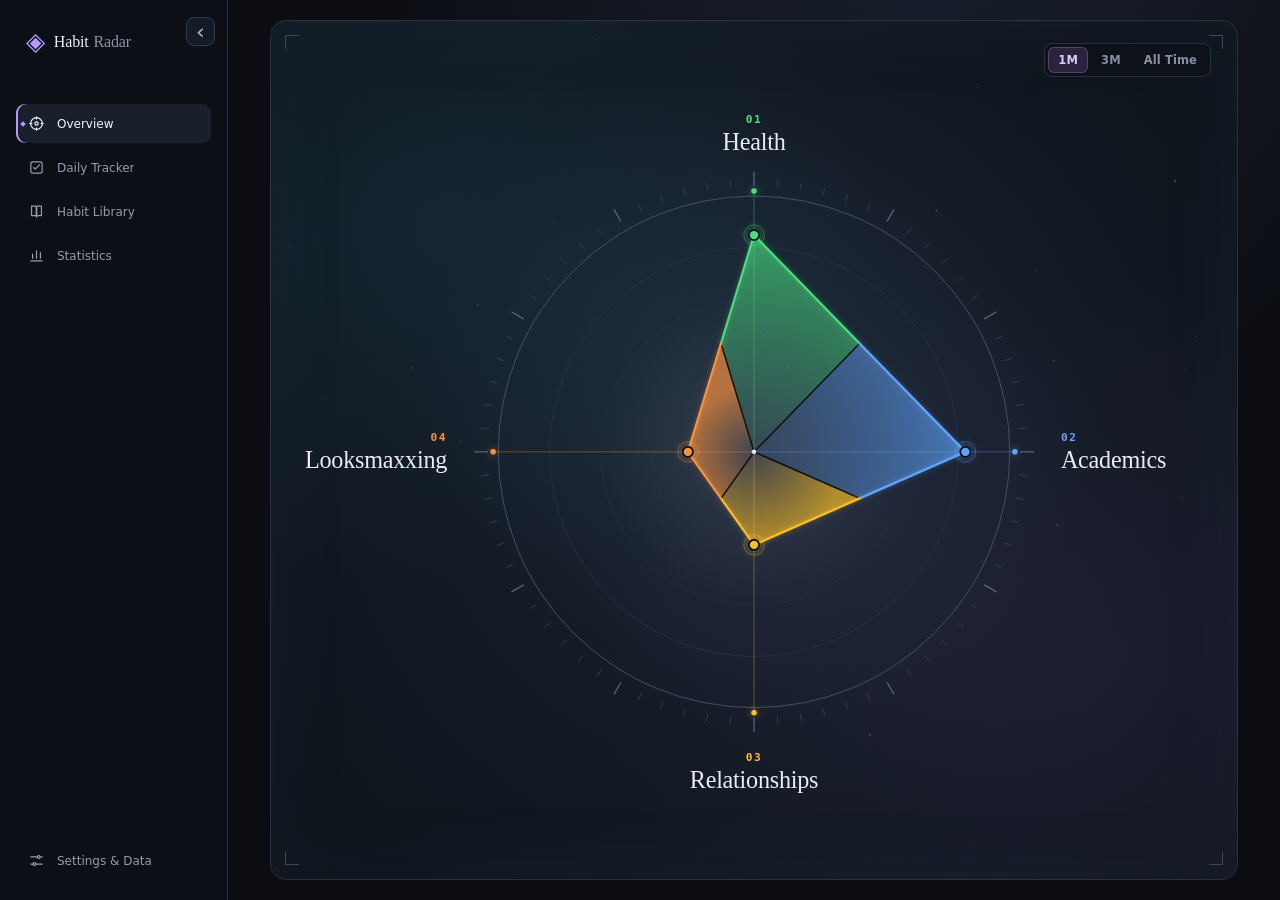
<file: index.html>
<!doctype html>
<html lang="en">
<head>
<meta charset="utf-8"><meta name="viewport" content="width=device-width,initial-scale=1">
<meta name="theme-color" content="#0b0d12"><title>Habit Radar</title>
<link rel="icon" type="image/svg+xml" href="favicon.svg?v=20261123-11">
<link rel="stylesheet" href="styles.css?v=20261128-01">
</head>
<body>
<svg class="icon-library" aria-hidden="true" focusable="false">
  <symbol id="icon-overview" viewBox="0 0 24 24"><circle cx="12" cy="12" r="8.25"/><circle cx="12" cy="12" r="2.25"/><path d="M12 2.5v3M12 18.5v3M2.5 12h3M18.5 12h3"/></symbol>
  <symbol id="icon-tracker" viewBox="0 0 24 24"><rect x="4" y="4" width="16" height="16" rx="3"/><path d="m8 12 2.3 2.3L16.5 8"/></symbol>
  <symbol id="icon-library" viewBox="0 0 24 24"><path d="M5 4.5h5.6c1 0 1.8.8 1.8 1.8v13.2c0-1-.8-1.8-1.8-1.8H5zM19 4.5h-5.6c-1 0-1.8.8-1.8 1.8v13.2c0-1 .8-1.8 1.8-1.8H19z"/></symbol>
  <symbol id="icon-stats" viewBox="0 0 24 24"><path d="M4 19.5h16M6.5 16V10M12 16V5.5M17.5 16v-8"/></symbol>
  <symbol id="icon-settings" viewBox="0 0 24 24"><path d="M4 7h9M17 7h3M4 17h3M11 17h9"/><circle cx="15" cy="7" r="2"/><circle cx="9" cy="17" r="2"/></symbol>
</svg>
<div class="app">
<aside class="sidebar">
  <button class="sidebar-close" id="sidebarClose" type="button" aria-label="Collapse sidebar" title="Collapse Sidebar">‹</button>
  <a class="brand" href="#"><span class="brand-icon">◈</span><span>Habit<span class="brand-muted"> Radar</span></span></a>
  
  <nav class="navigation">
    <button class="nav-item active" data-view="overview"><svg class="nav-icon" aria-hidden="true"><use href="#icon-overview"></use></svg><span class="nav-text">Overview</span></button>
    <button class="nav-item" data-view="tracker"><svg class="nav-icon" aria-hidden="true"><use href="#icon-tracker"></use></svg><span class="nav-text">Daily Tracker</span></button>
    <button class="nav-item" data-view="library"><svg class="nav-icon" aria-hidden="true"><use href="#icon-library"></use></svg><span class="nav-text">Habit Library</span></button>
    <button class="nav-item" data-view="stats"><svg class="nav-icon" aria-hidden="true"><use href="#icon-stats"></use></svg><span class="nav-text">Statistics</span></button>
    <button class="nav-item nav-settings-mobile" data-view="settings"><svg class="nav-icon" aria-hidden="true"><use href="#icon-settings"></use></svg><span class="nav-text">Settings</span></button>
  </nav>
  <div class="sidebar-bottom">
    <div class="storage-status" hidden><i id="storageDot"></i><span id="storageText">Saved In This Browser</span></div>
    <button class="nav-item nav-settings-desktop" data-view="settings"><svg class="nav-icon" aria-hidden="true"><use href="#icon-settings"></use></svg><span class="nav-text">Settings & Data</span></button>
  </div>
</aside>

<main class="main">
<header class="topbar">
  <div><div class="eyebrow" id="pageEyebrow">Your Character</div><h1 id="pageTitle">Overview</h1></div>
  <div class="topbar-right"><span id="todayLabel"></span><span class="avatar">A</span></div>
</header>

<section class="view active" id="view-overview">
  <div class="plate-screen" data-preserve-case>
    <div class="radar-plate">
      <canvas class="radar-atmosphere" aria-hidden="true"></canvas>
      <div class="segmented" data-period-control><button class="selected" data-period="1m">1M</button><button data-period="3m">3M</button><button data-period="all">All Time</button></div>
      <svg id="radar" viewBox="0 0 1000 760" role="img" aria-label="Radar of points by dimension"></svg>
    </div>
  </div>
</section>

<section class="view" id="view-tracker">
  <div class="daily-screen">
    <header class="daily-header"><h2 id="liveDate">Today</h2><div class="live-clock" id="liveClock"><span class="clock-digits">12:00:00 PM</span><span class="clock-zone">IST</span></div></header>
    <div class="daily-progress" id="dailyProgress" aria-label="Daily activity progress">
      <div class="daily-progress-meta"><span>Today's activity</span><span class="num" id="todayProgressLabel">0 / 0 resolved</span></div>
      <div class="daily-progress-track"><i id="todayProgressFill"></i></div>
    </div>
    <div class="daily-status-guide" aria-label="Habit status legend"><span><i class="status-guide-dot completed"></i>Completed</span><span><i class="status-guide-dot mva"></i>Minimum action</span><span><i class="status-guide-dot missed"></i>Missed</span></div>
    <div id="trackerList" class="tracker-list"></div>
    <div class="daily-empty" id="trackerEmpty" hidden>No active habits. Configure your habits in the Library.</div>
  </div>
</section>

<section class="view" id="view-habit-stats">
  <div class="habit-stats-screen">
    <div class="habit-stats-back"><button class="secondary-button" data-back-tracker>← Back To Daily Tracker</button></div>
    <div class="section-heading habit-stats-heading">
      <div><div class="eyebrow">Habit Statistics</div><h2 id="habitStatsName">Habit</h2><p id="habitStatsDescription" class="muted">Your activity and progress over time.</p></div>
      <div class="segmented large" data-period-control><button class="selected" data-period="1m">1 Month</button><button data-period="3m">3 Months</button><button data-period="all">All Time</button></div>
    </div>
    <div id="habitStatsCards" class="stats-cards"></div>
    <article class="panel habit-activity-panel"><div class="panel-heading"><div><div class="eyebrow">Activity History</div><h3>Daily Record</h3></div></div><div id="habitStatsTable"></div></article>
  </div>
</section>

<section class="view" id="view-library">
  <div class="library-intro"><div class="library-title-row"><div class="library-counts" id="libraryCounts"></div></div><p class="library-quote" data-preserve-case>“We are what we repeatedly do. Excellence, then, is not an act, but a habit.”</p></div>
  <div id="dimensionCards" class="dimension-grid"></div>
</section>

<section class="view" id="view-stats">
  <div class="stats-screen">
    <div class="stats-toolbar"><div class="segmented large" data-period-control><button class="selected" data-period="1m">1M</button><button data-period="3m">3M</button><button data-period="all">All Time</button></div></div>
    <div class="stats-quadrants">
      <article class="panel stats-quadrant quadrant-weekday"><div class="stats-panel-heading"><div class="eyebrow">WEEKLY DISTRIBUTION</div><h3>When You Show Up</h3></div><div id="weeklyChart" class="weekly-chart"></div></article>
      <article class="panel stats-quadrant quadrant-graph"><div class="stats-panel-heading"><div class="eyebrow">HABIT SPOTLIGHT</div><h3 id="spotlightName">Habit History</h3></div><div id="spotlightChart" class="spotlight-chart"></div></article>
      <article class="panel stats-quadrant quadrant-archive"><div class="stats-panel-heading"><div class="eyebrow">DAILY ARCHIVE</div><h3>Recorded Days</h3></div><div id="archiveSummary" class="archive-summary"></div><div id="dailyArchive" class="daily-archive"></div></article>
      <article class="panel stats-quadrant quadrant-leaders"><div class="stats-panel-heading"><div class="eyebrow">HABIT LEADERS</div><h3>Consistency at a Glance</h3></div><div id="habitLeaders" class="habit-leaders"></div></article>
    </div>
  </div>
</section>

<section class="view" id="view-settings">
  <div class="settings-screen">
    <div class="settings-page-heading"><h2>Settings</h2></div>
    <div class="settings-grid">
      <article class="panel settings-card">
        <h3>Tracking</h3>
        <div class="settings-control-line"><label for="trackingStartDate">Start date</label><input type="date" id="trackingStartDate"><button type="button" class="secondary-button" id="saveTrackingStartDate">Apply</button></div>
        <div id="trackingStartDetail" class="settings-footnote"></div>
        <div class="settings-review-line"><span>Unrecorded history</span><button type="button" class="secondary-button review-pending-button" id="reviewPending" hidden>Review</button></div>
      </article>
      <article class="panel settings-card">
        <h3>Scoring</h3>
        <div class="setting-row"><label for="mvaRange">MVA multiplier</label><strong id="mvaValue">0.25×</strong></div>
        <input type="range" id="mvaRange" min=".1" max=".5" step=".05" value=".25">
        <div class="range-label"><span>0.10×</span><span>0.50×</span></div>
        <div class="setting-row benchmark-row"><label for="defaultBenchmark">Default benchmark</label><input id="defaultBenchmark" type="number" min="1" step="100" value="1000"></div>
      </article>
      <article class="panel settings-card settings-card-data">
        <h3>Data</h3>
        <div id="storageDetail" class="storage-detail">Browser storage active.</div>
        <div class="settings-action-group"><button class="secondary-button" id="chooseFolder">Choose Folder</button><button class="secondary-button" id="saveNow">Save Now</button><button class="secondary-button" id="exportData">Export JSON</button><label class="secondary-button file-button">Import JSON<input type="file" id="importData" accept=".json,application/json" hidden></label></div>
        <div class="settings-reset-row"><span>Reset workspace</span><div class="settings-action-group"><button class="danger-button" id="resetData">Restore Sample</button><button class="danger-button" id="resetAllData">Reset All</button></div></div>
      </article>
    </div>
    <article class="panel settings-card dimension-debt-settings">
      <h3>Dimension Debt</h3>
      <p>Outstanding missed-activity balances across your tracked history. Positive progress offsets missed activity before the radar begins expanding again.</p>
      <div id="dimensionDebtCards" class="dimension-debt-grid"></div>
    </article>
  </div>
</section>
</main></div>
<div class="library-modal" id="libraryModal" hidden></div>
<div class="reconciliation-modal" id="reconciliationModal" hidden></div>
<div class="toast" id="toast" role="status"></div>
<script src="app.js?v=20261128-01"></script>
</body></html>
</file>
<file: styles.css>
:root{color-scheme:dark;--bg:#0b0d12;--panel:#121720;--panel-hi:#171e29;--line:#27303d;--text:#edf0f6;--muted:#8993a3;--soft:#c5ccd7;--accent:#b49aff;--green:#4ade80;--purple:#b49aff;--red:#f28b96;font-family:Inter,ui-sans-serif,system-ui,-apple-system,"Segoe UI",sans-serif}*{box-sizing:border-box}body{margin:0;min-height:100vh;background:radial-gradient(ellipse at 72% -20%,#1b2232,transparent 45%),var(--bg);color:var(--text)}button,input,select{font:inherit}button{cursor:pointer}button:focus-visible,input:focus-visible,select:focus-visible{outline:2px solid var(--accent);outline-offset:2px}.app{min-height:100vh;display:grid;grid-template-columns:228px minmax(0,1fr)}.sidebar{height:100vh;position:sticky;top:0;display:flex;flex-direction:column;padding:27px 16px 20px;background:#0c0f15;border-right:1px solid var(--line)}.brand{display:flex;align-items:center;gap:9px;padding:0 10px 48px;color:var(--text);text-decoration:none;font-size:12px;font-weight:850;letter-spacing:1.8px}.brand-icon{font-size:25px;color:var(--accent)}.brand-muted{color:#7d8797;margin-left:3px}.eyebrow{font-size:9px;letter-spacing:1.65px;color:#7d8899;font-weight:800}.navigation{display:grid;gap:5px}.nav-item{display:flex;align-items:center;gap:12px;width:100%;padding:11px 12px;border:0;border-radius:9px;background:transparent;color:#929cac;text-align:left;font-size:12px;transition:background .16s,color .16s}.nav-item span{width:17px;font-size:16px;text-align:center}.nav-item:hover,.nav-item.active{background:#1a202b;color:#f1f2f7}.nav-item.active{box-shadow:inset 2px 0 var(--accent)}.sidebar-bottom{margin-top:auto}.storage-status{display:flex;align-items:center;gap:8px;padding:12px;color:#8993a2;font-size:10px}.storage-status i{width:7px;height:7px;border-radius:50%;background:#d0a45e}.storage-status i.saved{background:var(--green)}.main{width:100%;max-width:1600px;margin:auto;padding:0 42px}.topbar{height:96px;display:flex;align-items:center;justify-content:space-between;border-bottom:1px solid var(--line);margin-bottom:32px}.topbar h1{font-size:22px;font-weight:650;letter-spacing:-.5px;margin:5px 0 0}.topbar-right{display:flex;align-items:center;gap:13px;color:var(--muted);font-size:10px}.avatar{width:30px;height:30px;display:grid;place-items:center;border-radius:50%;background:#29233b;color:#cdbfff;font-size:11px}.view{display:none;animation:enter .2s ease}.view.active{display:block}@keyframes enter{from{opacity:0;transform:translateY(4px)}to{opacity:1;transform:none}}.panel{min-width:0;padding:21px;border:1px solid var(--line);border-radius:15px;background:linear-gradient(145deg,#151b25,#10141b)}.panel-heading,.section-heading{display:flex;align-items:flex-start;justify-content:space-between;gap:14px}.panel h2,.panel h3{margin:6px 0 0;font-size:16px;font-weight:630}.panel h3{font-size:14px}.segmented{display:flex;gap:3px;padding:3px;border:1px solid var(--line);border-radius:8px;background:#0d1118}.segmented button{border:0;border-radius:6px;padding:6px 10px;background:transparent;color:#8490a0;font-size:9px;font-weight:750}.segmented button.selected{background:#2a233b;color:#d8ccff}.segmented.large button{padding:9px 12px;font-size:10px}.section-heading{align-items:flex-end;margin:34px 0 16px}.section-heading h2{margin:6px 0 3px;font-size:25px;letter-spacing:-.7px}.muted{margin:6px 0 0;color:var(--muted);font-size:11px;line-height:1.65}.form-field{display:grid;gap:7px}.form-field label{color:#9ba6b6;font-size:10px;font-weight:600}.form-field input,.form-field select{width:100%;padding:10px 11px;border:1px solid #303a48;border-radius:8px;background:#0d121a;color:var(--text);font-size:11px}.form-field input[type=color]{height:38px;padding:3px}.primary-button,.secondary-button,.danger-button{display:inline-flex;align-items:center;justify-content:center;padding:9px 12px;border:1px solid transparent;border-radius:8px;font-size:10px;font-weight:700}.primary-button{background:#bba8ff;color:#171321}.secondary-button{border-color:#303a48;background:#1a222e;color:#c3cad6}.danger-button{border-color:#59343d;background:#2b181d;color:#ff9ea6}.stats-cards{display:grid;grid-template-columns:repeat(3,1fr);gap:12px;margin:22px 0 14px}.stat-card{padding:16px;border:1px solid var(--line);border-radius:12px;background:#121720}.stat-card strong{display:block;margin:9px 0 4px;font-size:23px;font-variant-numeric:tabular-nums}.stat-card span{color:var(--muted);font-size:9px}.data-table{width:100%;margin-top:16px;border-collapse:collapse}.data-table th{padding:10px;text-align:left;border-bottom:1px solid var(--line);color:#7f8999;font-size:9px;letter-spacing:1px}.data-table td{padding:13px 10px;border-bottom:1px solid #252d39;color:#c9d0dc;font-size:10px}.settings-grid{display:grid;grid-template-columns:repeat(2,minmax(0,1fr));gap:13px;margin-top:20px}.settings-card h3{margin:8px 0;font-size:15px}.settings-card p{min-height:48px}.setting-row{display:flex;justify-content:space-between;align-items:center;gap:10px;margin:16px 0 8px;color:#c5cbd6;font-size:10px}.setting-row strong{color:#c5b2ff}.setting-row input[type=number]{width:100px;padding:7px;border:1px solid var(--line);border-radius:7px;background:#0d1118;color:var(--text)}.settings-card input[type=range]{width:100%;accent-color:var(--accent)}.range-label{display:flex;justify-content:space-between;color:#778292;font-size:9px}.storage-detail{margin:13px 0;padding:11px;border:1px solid var(--line);border-radius:8px;background:#0d1118;color:#8e99a9;font-size:10px;line-height:1.6}.file-button{cursor:pointer}.empty-state{padding:24px;text-align:center;border:1px dashed #354052;border-radius:10px;color:#8490a0;font-size:11px}.toast{position:fixed;z-index:30;bottom:22px;left:50%;transform:translate(-50%,12px);opacity:0;pointer-events:none;padding:11px 16px;border-radius:9px;background:#eee8ff;color:#191423;font-size:11px;font-weight:650;transition:.2s}.toast.show{opacity:1;transform:translate(-50%,0)}footer{display:flex;justify-content:space-between;margin-top:30px;padding:30px 2px 22px;color:#515c6c;font-size:8px;letter-spacing:1.5px}@media(max-width:1120px){.main{padding:0 25px}}@media(max-width:700px){.app{display:block}.sidebar{position:fixed;z-index:20;top:auto;bottom:0;width:100%;height:64px;padding:5px 7px;border:0;border-top:1px solid var(--line);display:block}.brand,.sidebar-bottom{display:none}.navigation{display:flex;justify-content:space-around;gap:2px}.nav-item{flex:1;flex-direction:column;justify-content:center;gap:3px;padding:5px 2px;font-size:8px;text-align:center}.nav-item span{font-size:15px}.nav-item.active{box-shadow:inset 0 2px var(--accent)}.main{padding:0 14px 82px}.topbar{height:73px;margin-bottom:22px}.topbar h1{font-size:19px}.topbar-right #todayLabel{display:none}.panel{padding:16px}.section-heading{align-items:flex-start;flex-direction:column;margin-top:26px}.section-heading h2{font-size:23px}.settings-grid{grid-template-columns:1fr}.stats-cards{grid-template-columns:1fr 1fr}.segmented.large{width:100%}.segmented.large button{flex:1}.data-table{min-width:500px}.main .panel:has(.data-table){overflow-x:auto}footer{font-size:7px}}




.main:has(#view-tracker.active)>.topbar{display:none}

/* Daily tracker: one line per habit, three status lights, no report furniture. */
.daily-screen{max-width:850px;margin:0 auto;padding:20px 0 60px}
.daily-header{display:flex;align-items:flex-end;justify-content:space-between;gap:20px;padding:10px 4px 25px;border-bottom:1px solid var(--line);margin-bottom:12px}
.daily-header h2{margin:7px 0 0;font-size:clamp(25px,4vw,36px);font-weight:620;letter-spacing:-1px}
.live-clock{font-size:clamp(18px,3vw,24px);font-weight:550;letter-spacing:1px;color:#b9a7f5;font-variant-numeric:tabular-nums;text-shadow:0 0 18px rgba(180,154,255,.28)}
.tracker-list{display:grid;gap:3px}
.daily-habit{display:flex;align-items:center;justify-content:space-between;gap:18px;min-height:65px;padding:10px 13px;border-bottom:1px solid rgba(49,58,73,.58);border-radius:9px;transition:background .2s ease,border-color .2s ease}
.daily-habit:hover{background:rgba(255,255,255,.025)}
.daily-habit-name{font-size:clamp(13px,1.8vw,15px);font-weight:530;letter-spacing:.05px;color:#e6e9f1}
.status-dots{display:flex;align-items:center;gap:13px;padding:4px 2px}
.status-dot{position:relative;width:13px;height:13px;flex:none;padding:0;border:0;border-radius:50%;opacity:.28;transform:scale(.92);transition:opacity .18s ease,transform .18s ease,box-shadow .18s ease;cursor:pointer}
.status-dot.completed{background:#4ade80}
.status-dot.mva{background:#b49aff}
.status-dot.missed{background:#f16e79}
.status-dot:hover{opacity:.75;transform:scale(1.12)}
.status-dot.chosen{opacity:1;transform:scale(1.12);box-shadow:0 0 0 4px rgba(255,255,255,.055),0 0 13px currentColor}
.status-dot.completed.chosen{box-shadow:0 0 0 4px rgba(74,222,128,.1),0 0 15px rgba(74,222,128,.75)}
.status-dot.mva.chosen{box-shadow:0 0 0 4px rgba(180,154,255,.12),0 0 15px rgba(180,154,255,.8)}
.status-dot.missed.chosen{box-shadow:0 0 0 4px rgba(241,110,121,.1),0 0 15px rgba(241,110,121,.75)}
.daily-empty{padding:28px 12px;text-align:center;color:var(--muted);font-size:12px}
@media(max-width:700px){
 
 
 
 
 
 
 
 
 .main:has(#view-tracker.active){padding:0 16px 82px}
 .daily-screen{padding:12px 0 35px}
 .daily-header{padding:10px 3px 20px;margin-bottom:7px}
 .daily-habit{min-height:61px;padding:10px 7px}
 .daily-habit-name{font-size:14px}
 .status-dots{gap:14px}
 .status-dot{width:14px;height:14px}
}

.storage-status[hidden]{display:none!important}

/* Daily Tracker Refinement */
.daily-screen{
 max-width:850px;
 margin:0 auto;
 padding:22px 0 60px;
}
.daily-header{
 display:flex;
 flex-direction:column;
 align-items:center;
 justify-content:center;
 gap:9px;
 padding:12px 8px 26px;
 margin-bottom:12px;
 text-align:center;
 border-bottom:1px solid var(--line);
}
.daily-header h2{
 margin:0;
 font-size:clamp(25px,3.6vw,34px);
 line-height:1.2;
 font-weight:560;
 letter-spacing:-.65px;
}
.live-clock{
 font-size:clamp(15px,2vw,18px);
 font-weight:450;
 letter-spacing:.8px;
 color:#aeb9cc;
 font-variant-numeric:tabular-nums;
 text-shadow:0 0 16px rgba(180,154,255,.16);
}
.daily-habit{
 justify-content:flex-start;
 gap:14px;
 cursor:pointer;
}
.daily-habit-name{
 position:relative;
 display:inline-block;
 flex:0 1 auto;
 width:max-content;
 max-width:calc(100% - 100px);
 transition:color .25s ease;
}
.daily-habit .status-dots{margin-left:auto;flex:none}
.daily-habit.is-completed .daily-habit-name{color:#aab6b0}
.daily-habit.is-completed .daily-habit-name:after{
 content:"";
 position:absolute;
 left:0;
 top:52%;
 width:100%;
 height:1.5px;
 background:rgba(74,222,128,.9);
 box-shadow:0 0 8px rgba(74,222,128,.34);
 transform:scaleX(0);
 transform-origin:left center;
 animation:habit-cut .52s cubic-bezier(.18,.72,.2,1) forwards;
 pointer-events:none;
}
@keyframes habit-cut{to{transform:scaleX(1)}}
.daily-habit:focus-visible{outline:1px solid var(--accent);outline-offset:2px}
.habit-stats-screen{max-width:1000px;margin:0 auto;padding:8px 0 60px}
.habit-stats-back{margin:8px 0 18px}
.habit-stats-heading{align-items:center;margin-top:0}
.habit-stats-heading .segmented{flex:none}
#habitStatsCards{grid-template-columns:repeat(4,minmax(0,1fr))}
.habit-activity-panel{margin-top:14px}
@media(max-width:700px){
 .daily-screen{padding:14px 0 35px}
 .daily-header{gap:7px;padding:12px 5px 20px;margin-bottom:7px}
 .daily-header h2{font-size:clamp(22px,6vw,29px)}
 .live-clock{font-size:15px}
 .daily-habit{min-height:61px;padding:10px 7px;gap:10px}
 
 .daily-habit-name{font-size:14px}
 .habit-stats-screen{padding:6px 0 35px}
 .habit-stats-heading{flex-direction:column;align-items:stretch}
 #habitStatsCards{grid-template-columns:repeat(2,minmax(0,1fr))}
}

/* Daily Tracker Interaction Polish */
@media (hover:hover) and (pointer:fine){
 .daily-habit{
  position:relative;
  transform:translateY(0) scale(1);
  transform-origin:center;
  transition:
   transform 240ms cubic-bezier(.2,.8,.2,1),
   background-color 220ms ease,
   border-color 220ms ease,
   box-shadow 240ms ease;
  
 }
 
 .status-dot{
  transition:
   transform 240ms cubic-bezier(.2,.8,.2,1),
   opacity 200ms ease,
   box-shadow 240ms ease;
  transform-origin:center;
  
 }
 .status-dot:hover{
  z-index:3;
  opacity:1;
  transform:scale(1.58);
 }
}
.status-dots{
 position:relative;
 z-index:3;
 display:flex;
 align-items:center;
 justify-content:space-around;
 gap:12px;
 min-width:132px;
 min-height:44px;
 padding:10px 14px;
 margin:-9px -10px -9px auto;
 border-radius:13px;
}
.status-dot{
 width:14px;
 height:14px;
 position:relative;
 flex:none;
}
.status-dot:before{
 content:"";
 position:absolute;
 inset:-5px;
 border-radius:50%;
 background:transparent;
}
.daily-habit .status-dots{cursor:default}
.daily-habit .status-dots button{cursor:pointer}
@media(hover:none),(pointer:coarse){
 .daily-habit{transition:background-color 180ms ease,border-color 180ms ease}
 .status-dots{min-width:144px;min-height:48px;padding:12px 16px}
 .status-dot{width:16px;height:16px}
 .status-dot:before{inset:-5px}
}

/* Dimension identity is carried into every dimension-level summary. */



/* Compatibility fallbacks for browsers without color-mix(). */
@supports not (color: color-mix(in srgb, white, black)){
 .dimension-card{
  border-color:rgba(86,99,121,.55);
  background:radial-gradient(ellipse at 8% 0%,rgba(110,130,165,.10),transparent 54%),linear-gradient(145deg,#151b26 0%,#111720 72%);
 }
 
 
 
 .library-habit-row{border-left-color:var(--habit-accent)}
 .library-habit-row:hover{border-color:rgba(150,160,190,.25);border-left-color:var(--habit-accent);background:rgba(255,255,255,.045);box-shadow:0 3px 15px rgba(0,0,0,.16)}
 
 .library-lock:hover{border-color:rgba(150,160,190,.34);background:rgba(150,160,190,.09);color:var(--habit-accent);box-shadow:0 0 12px rgba(150,160,190,.12)}
 
 
 
}

/* HABIT LIBRARY — dimension cards, habit rows and editor modal */


.dimension-grid{display:grid;grid-template-columns:repeat(3,minmax(0,1fr));align-items:start;gap:16px;margin:24px 0 64px}
.dimension-card{--dimension-accent:#60a5fa;position:relative;min-width:0;overflow:hidden;padding:18px 17px 14px;border:1px solid rgba(86,99,121,.48);border-color:color-mix(in srgb,var(--dimension-accent) 25%,#293142);border-radius:15px;background:linear-gradient(145deg,#151b26 0%,#111720 72%);box-shadow:0 8px 28px rgba(0,0,0,.13)}









.library-habit-list{display:grid;gap:3px}
.library-habit-row{--habit-accent:var(--dimension-accent);display:flex;align-items:center;gap:8px;min-height:44px;padding:3px 4px 3px 9px;border:1px solid transparent;border-left:2px solid var(--habit-accent);border-radius:8px;background:rgba(255,255,255,.012);transition:background .18s ease,border-color .18s ease,box-shadow .18s ease}
.library-habit-row:hover{border-color:rgba(150,160,190,.25);border-left-color:var(--habit-accent);background:rgba(255,255,255,.035);box-shadow:0 3px 15px rgba(0,0,0,.16)}
.library-habit-main{display:flex;align-items:center;flex:1;min-width:0;min-height:34px;padding:3px 0;border:0;background:transparent;text-align:left;cursor:pointer}




.shared-label{padding:1px 5px;border:1px solid rgba(34,211,238,.35);border-radius:5px;color:#5bd7e9;font-size:8px;letter-spacing:.45px;text-transform:uppercase}
.library-habit-row.is-inactive{opacity:.62}

.library-habit-row.is-inactive:hover{opacity:.9}
.library-lock{display:grid;place-items:center;width:31px;height:31px;flex:none;padding:0;border:1px solid transparent;border-radius:8px;background:transparent;color:#8390a2;cursor:pointer;transition:color .18s ease,background .18s ease,border-color .18s ease,box-shadow .18s ease}
.library-lock svg{width:15px;height:15px;fill:none;stroke:currentColor;stroke-width:1.7;stroke-linecap:round;stroke-linejoin:round}
.library-lock.is-unlocked{color:#8493a6}
.library-lock.is-locked{color:#647186}
.library-lock:hover{border-color:rgba(150,160,190,.34);background:rgba(150,160,190,.09);color:var(--habit-accent);box-shadow:0 0 12px rgba(150,160,190,.12)}
.library-group-empty{padding:10px 9px 9px;color:#5f6b7c;font-size:10px}

.add-dimension-card{display:flex;min-height:160px;flex-direction:column;align-items:center;justify-content:center;gap:9px;padding:22px;border:1px dashed #42435b;border-radius:15px;background:rgba(153,128,226,.025);color:#a7a9c6;cursor:pointer;transition:border-color .2s ease,background .2s ease,color .2s ease}
.add-dimension-card:hover{border-color:#8e82c8;background:rgba(153,128,226,.07);color:#d0c4ff}
.add-dimension-plus{display:grid;place-items:center;width:35px;height:35px;border:1px solid #5d547f;border-radius:50%;color:#c2b5f4;font-size:21px;font-weight:300}
.add-dimension-card strong{font-size:12px;font-weight:570}
.add-dimension-card small{color:#747d90;font-size:10px}
.library-modal{position:fixed;z-index:50;inset:0;display:flex;align-items:center;justify-content:center;padding:20px}
.library-modal[hidden]{display:none!important}
.library-modal-backdrop{position:absolute;inset:0;background:rgba(5,7,12,.78);backdrop-filter:blur(9px)}
.library-dialog{position:relative;z-index:1;width:min(100%,540px);max-height:min(88vh,780px);overflow:auto;padding:23px;border:1px solid #39354f;border-radius:17px;background:linear-gradient(145deg,#1a1b2a,#111720 72%);box-shadow:0 25px 90px rgba(0,0,0,.52),0 0 36px rgba(157,125,229,.08)}
.library-dialog-header{display:flex;align-items:flex-start;justify-content:space-between;gap:16px;margin-bottom:22px}
.library-dialog-header h3{margin:5px 0 0;color:#f0edf9;font-size:22px;font-weight:570;letter-spacing:-.45px}
.modal-close{width:30px;height:30px;border:1px solid #333449;border-radius:8px;background:#171b27;color:#9ba3b2;font-size:22px;line-height:1;cursor:pointer}
.modal-close:hover{border-color:#7669a2;color:#e2d7ff}
.library-dialog-form .form-field{display:grid;gap:8px}
.library-dialog-form .form-field label,.library-modal-section-heading strong{color:#cfd3df;font-size:11px;font-weight:600}
.library-dialog-form .form-field input{width:100%;padding:11px 12px;border:1px solid #35394a;border-radius:9px;outline:none;background:#0d1119;color:#e8eaf2;font-size:13px}
.library-dialog-form .form-field input:focus{border-color:#8976c7;box-shadow:0 0 0 3px rgba(160,135,230,.1)}
.library-modal-section{margin-top:22px}
.library-modal-section-heading{display:flex;align-items:flex-end;justify-content:space-between;gap:10px;margin-bottom:10px}
.library-modal-section-heading>div{display:grid;gap:4px}
.library-modal-section-heading small{color:#7f8a9b;font-size:9px}
.library-modal-section-heading>span{color:#778398;font-size:9px;text-align:right}
.dimension-choice-list{display:grid;gap:6px}
.dimension-choice{display:flex;align-items:center;justify-content:space-between;gap:12px;min-height:43px;padding:6px 9px;border:1px solid #2a3140;border-radius:8px;background:#121823;cursor:pointer;transition:border-color .16s ease,background .16s ease}
.dimension-choice.selected{border-color:rgba(169,147,233,.38);background:rgba(165,140,230,.055)}
.dimension-choice-name{display:flex;align-items:center;gap:9px;min-width:0;color:#d6dbe5;font-size:11px}
.dimension-choice-name input{width:14px;height:14px;flex:none;margin:0;accent-color:#a995e8}
.dimension-choice-name i{width:8px;height:8px;flex:none;border-radius:50%;background:var(--choice-accent);box-shadow:0 0 9px rgba(180,190,210,.3)}
.dimension-points{display:flex;align-items:center;gap:6px;color:#7c8798;font-size:9px}
.dimension-points input{width:76px;padding:6px 7px;border:1px solid #333b4a;border-radius:6px;background:#0c1118;color:#dce2ec;font-size:10px;text-align:right;font-variant-numeric:tabular-nums}
.dimension-points input:disabled{opacity:.25}

.library-dialog-actions{display:flex;justify-content:flex-end;gap:9px;margin-top:23px;padding-top:16px;border-top:1px solid rgba(120,130,150,.15)}
.daily-habit{border-left:2px solid transparent}



@media(max-width:1120px){.dimension-grid{grid-template-columns:repeat(2,minmax(0,1fr))}}
@media(max-width:700px){
 
 
 
 
 .dimension-grid{grid-template-columns:1fr;gap:12px;margin-top:17px}
 .dimension-card{padding:16px 14px 12px}
 .library-dialog{padding:19px 16px}
 .library-modal{padding:12px}
 .library-modal-section-heading{align-items:flex-start;flex-direction:column}
}

/* Sidebar: fully retractable, with a persistent reopen tab. */
.app{grid-template-columns:228px minmax(0,1fr);transition:grid-template-columns .24s cubic-bezier(.2,.75,.2,1)}
.sidebar{position:sticky;z-index:20;min-width:0;overflow:hidden;transition:transform .24s cubic-bezier(.2,.75,.2,1),padding .24s ease,border-color .24s ease}
.sidebar-close{display:grid;place-items:center;width:29px;height:29px;border:1px solid #30394a;border-radius:8px;background:#151b26;color:#aeb9cb;font-size:22px;line-height:1;cursor:pointer;transition:background .16s ease,border-color .16s ease,color .16s ease}
.sidebar-close{position:absolute;top:17px;right:12px;z-index:2}
.sidebar-close:hover{border-color:#796ba8;background:#211d31;color:#e1d7ff}

.app.sidebar-collapsed{grid-template-columns:0 minmax(0,1fr)}
.app.sidebar-collapsed .sidebar{transform:translateX(-100%);padding-left:0;padding-right:0;border-right:0;pointer-events:none}

.app.sidebar-collapsed .main{max-width:none}
.app:has(#view-library.active) .topbar{display:none}



.dimension-grid{margin-top:0}
@media(max-width:700px){
 .app{grid-template-columns:228px minmax(0,1fr)}
 .app.sidebar-collapsed{grid-template-columns:0 minmax(0,1fr)}
 .sidebar{position:fixed;left:0;top:0;bottom:0;width:228px;height:100dvh;box-shadow:12px 0 40px rgba(0,0,0,.28)}
 .app.sidebar-collapsed .sidebar{transform:translateX(-100%);width:228px;padding:27px 16px 20px}
 .app.sidebar-collapsed .main{padding-left:18px;padding-right:18px}
 
 
 
}

/* Statistics and Settings: one clear page heading, better rhythm, and useful navigation. */
.main:has(#view-stats.active)>.topbar,
.main:has(#view-settings.active)>.topbar{display:none}
.stats-screen,.settings-screen{width:100%;max-width:1120px;margin:0 auto;padding:18px 0 64px}




.stats-cards{margin:0 0 18px;gap:13px}
.stat-card{min-width:0;padding:18px 19px;border-color:rgba(112,126,149,.22);background:linear-gradient(145deg,rgba(23,30,42,.96),rgba(16,21,30,.96));transition:border-color .2s ease,background .2s ease,transform .2s ease}
.stat-card strong{font-size:25px;letter-spacing:-.6px}
.stat-card span{font-size:10px}















.dimension-card-focus{animation:dimension-card-focus 1.4s ease-out}
@keyframes dimension-card-focus{
 0%{box-shadow:0 0 0 1px var(--dimension-accent),0 0 0 5px rgba(180,154,255,.12),0 8px 28px rgba(0,0,0,.13)}
 100%{box-shadow:0 8px 28px rgba(0,0,0,.13)}
}
.main:has(#view-settings.active){height:auto;min-height:100vh;overflow:visible}
#view-settings{min-height:calc(100vh - 30px);padding-bottom:44px}
.settings-screen{max-width:1040px;padding-top:22px}

.settings-grid{align-items:stretch;gap:14px;margin:0}
.settings-card{display:flex;min-width:0;flex-direction:column;align-items:stretch;padding:21px 22px;border-color:rgba(112,126,149,.24);background:linear-gradient(145deg,rgba(22,29,41,.97),rgba(16,21,30,.97))}
.settings-card h3{margin:8px 0 10px;font-size:16px;letter-spacing:-.25px}
.settings-card p{min-height:0;margin:0 0 15px;max-width:620px;font-size:11px;line-height:1.65}
.settings-card .setting-row{margin:13px 0 8px}
.settings-card input[type=range]{margin:8px 0 2px;cursor:pointer}
.settings-card .range-label{margin-bottom:5px}
.settings-card .secondary-button,.settings-card .danger-button{align-self:flex-start;min-height:36px}

.settings-card .storage-detail{margin:2px 0 13px;padding:10px 12px}
.settings-card .setting-row input[type=number]{min-height:34px}
.settings-card button,.settings-card .file-button{transition:background-color .18s ease,border-color .18s ease,color .18s ease,transform .18s ease}
.settings-card button:hover,.settings-card .file-button:hover{transform:translateY(-1px)}




.settings-card input:focus-visible{outline-offset:3px}

@media(max-width:760px){
 .stats-screen,.settings-screen{padding:12px 0 54px}
 
 
 
 .stats-cards{grid-template-columns:repeat(2,minmax(0,1fr));gap:9px}
 .stats-cards .stat-card:first-child{grid-column:1/-1}
 .stat-card{padding:14px}
 .stat-card strong{font-size:22px}
 
 
 
 .settings-grid{grid-template-columns:1fr;gap:11px}
 .settings-card{padding:18px}
 #view-settings{padding-bottom:100px}
}

:root{
 --font-serif:"Iowan Old Style","Palatino Linotype",Palatino,"Book Antiqua",Georgia,serif;
 --font-sans:Inter,ui-sans-serif,system-ui,-apple-system,"Segoe UI",sans-serif;
 --font-mono:ui-monospace,"SF Mono","Cascadia Mono","JetBrains Mono",Consolas,monospace;
 --fs-display:clamp(30px,4vw,40px);--fs-h2:28px;--fs-h3:16px;
 --fs-body:13px;--fs-small:11.5px;--fs-micro:10.5px;
 --weight-regular:400;--weight-medium:500;--weight-semibold:600;--weight-bold:700;
 --ease:cubic-bezier(.2,.8,.2,1);--dur-fast:120ms;--dur-base:220ms;--dur-slow:480ms;
 --faint:#778293;font-family:var(--font-sans)
}
.icon-library{position:absolute;width:0;height:0;overflow:hidden}
body{font-family:var(--font-sans)}
.num,.stat-card strong,.setting-row strong,.data-table .num,.live-clock{
 font-family:var(--font-mono);font-variant-numeric:tabular-nums lining-nums;font-weight:500
}
.eyebrow,.data-table th{font-size:var(--fs-micro);font-weight:700;letter-spacing:.14em}
.muted{font-size:var(--fs-small);line-height:1.6}
.panel,.stat-card,.settings-card,.dimension-card,.library-dialog{box-shadow:inset 0 1px 0 rgba(255,255,255,.04),0 8px 28px rgba(0,0,0,.13)}
.brand{gap:9px;font-family:var(--font-serif);font-size:16px;font-weight:400;letter-spacing:-.01em}
.brand-muted{color:var(--muted);margin-left:1px}
.nav-item{font-size:12px;font-weight:500;transition:background var(--dur-fast) ease,color var(--dur-fast) ease,transform var(--dur-fast) ease}
.nav-item span{font-size:inherit}
.nav-icon{width:17px;height:17px;flex:none;fill:none;stroke:currentColor;stroke-width:1.7;stroke-linecap:round;stroke-linejoin:round}
.nav-settings-mobile{display:none}
.nav-item.active{position:relative}
.nav-item.active:after{content:"";position:absolute;left:5px;top:50%;width:4px;height:4px;background:var(--accent);transform:translateY(-50%) rotate(45deg)}
.nav-item:active,.primary-button:active,.secondary-button:active,.danger-button:active,
.segmented button:active,.library-lock:active,.add-dimension-card:active,
.modal-close:active,.sidebar-close:active{transform:scale(.97);transition-duration:90ms}
button:focus-visible,input:focus-visible,select:focus-visible,[tabindex="0"]:focus-visible{outline:2px solid var(--accent);outline-offset:3px}
.section-heading h2, #habitStatsName, .library-dialog-header h3, .topbar h1{font-family:var(--font-serif);font-weight:400;letter-spacing:-.01em;line-height:1.15}
.section-heading h2{font-size:var(--fs-h2)}
#habitStatsName,.library-dialog-header h3{font-size:var(--fs-h2)}
.topbar h1{font-size:25px}
.section-heading .muted{font-size:var(--fs-small)}
.segmented button{font-size:var(--fs-small);font-weight:600;letter-spacing:.01em}
.segmented button.selected{box-shadow:inset 0 0 0 1px rgba(180,154,255,.28)}
.segmented.large button{font-size:var(--fs-small)}
.primary-button{box-shadow:inset 0 1px 0 rgba(255,255,255,.22)}
.primary-button,.secondary-button,.danger-button{font-size:var(--fs-small);transition:transform var(--dur-fast) ease,background var(--dur-fast) ease,border-color var(--dur-fast) ease,color var(--dur-fast) ease}
.library-lock,.modal-close{transition:transform var(--dur-fast) ease,background var(--dur-fast) ease,border-color var(--dur-fast) ease,color var(--dur-fast) ease}

.daily-header{position:relative;display:flex;flex-direction:row;align-items:flex-end;justify-content:space-between;text-align:left;padding-bottom:24px;margin-bottom:13px}
.daily-header:after{content:"";position:absolute;left:50%;bottom:-3px;width:6px;height:6px;border:1px solid rgba(180,154,255,.55);background:var(--bg);transform:translateX(-50%) rotate(45deg)}
.daily-header h2{display:grid;gap:2px;margin:0;font-family:var(--font-serif);font-size:var(--fs-display);font-weight:400;line-height:1.1;letter-spacing:-.01em}
.date-weekday{font-size:.58em;font-style:italic;color:#c7b7ff;line-height:1.15}
.date-rest{display:block}
.live-clock{display:flex;align-items:center;gap:9px;font-size:clamp(17px,2vw,21px);font-weight:500;letter-spacing:.04em;color:#b9a7f5;text-shadow:none}
.clock-zone{padding:4px 6px;border:1px solid rgba(180,154,255,.25);border-radius:5px;color:#a99bd0;font:700 10.5px var(--font-sans);letter-spacing:.13em}
.daily-progress{margin:0 4px 8px;padding:0 0 12px}
.daily-progress-meta{display:flex;justify-content:space-between;gap:12px;margin-bottom:7px;color:var(--muted);font-size:var(--fs-micro);letter-spacing:.04em}
.daily-progress-meta .num{color:#c8b9f3;font-size:10.5px}
.daily-progress-track{position:relative;height:2px;overflow:hidden;background:#29313e}
.daily-progress-track i{display:block;width:100%;height:100%;background:var(--accent);transform:scaleX(0);transform-origin:left center;transition:transform var(--dur-slow) var(--ease)}
.daily-progress.just-completed .daily-progress-track:after{content:"";position:absolute;inset:-2px auto -2px -28%;width:28%;background:linear-gradient(90deg,transparent,rgba(221,210,255,.9),transparent);animation:progress-gleam 900ms ease-out forwards}
@keyframes progress-gleam{to{transform:translateX(470%)}}
.daily-habit{position:relative;will-change:auto;transform:none;min-height:65px;gap:12px;transition:background var(--dur-base) ease,border-color var(--dur-base) ease,transform var(--dur-fast) ease}

.daily-habit-name{font-size:var(--fs-body);font-weight:500;line-height:1.45}
.daily-habit.is-completed{border-left-color:var(--green);background:rgba(74,222,128,.018)}
.daily-habit.is-mva{border-left-color:var(--purple);background:rgba(180,154,255,.018)}
.daily-habit.is-missed{border-left-color:var(--red);background:rgba(242,139,150,.014)}
.daily-habit.is-completed .daily-habit-name:after{transform:scaleX(1);animation:none}
.daily-habit.just-completed .daily-habit-name:after{animation:habit-cut .52s var(--ease) forwards}
.daily-habit:not(.is-completed) .daily-habit-name:after{display:none}







.daily-habit .status-dots{margin-left:0}
.status-dots{min-width:132px}
.status-dot{width:14px;height:14px;will-change:auto;transition:opacity var(--dur-fast) ease,transform var(--dur-fast) ease,box-shadow var(--dur-fast) ease}
.status-dot.completed{color:var(--green)}
.status-dot.mva{color:var(--purple)}
.status-dot.missed{color:var(--red)}
.status-dot:hover{opacity:1;transform:scale(1.2)}
.status-dot:after{content:"";position:absolute;inset:-5px;border:1px solid currentColor;border-radius:50%;opacity:0;transform:scale(.6);pointer-events:none}

@keyframes status-ping{0%{opacity:.65;transform:scale(.65)}100%{opacity:0;transform:scale(2.2)}}

@keyframes status-select{0%{transform:scale(1)}55%{transform:scale(1.28)}100%{transform:scale(1.12)}}

.dimension-card{box-shadow:inset 0 1px 0 rgba(255,255,255,.045),0 8px 28px rgba(0,0,0,.13)}






.shared-label{font-size:10.5px;letter-spacing:.1em;font-family:var(--font-sans)}
.library-habit-row.just-saved{animation:library-saved 950ms var(--ease)}
@keyframes library-saved{0%{background:rgba(180,154,255,.15)}100%{background:rgba(255,255,255,.012)}}
.library-dialog{overflow:hidden;padding-top:24px}
.library-dialog:before{content:"";position:absolute;top:0;left:9%;right:9%;height:1px;background:linear-gradient(90deg,transparent,rgba(180,154,255,.75),transparent)}
.library-dialog-header h3{font-family:var(--font-serif);font-size:25px;font-weight:400}
.library-modal-backdrop{animation:modal-backdrop-in 160ms ease-out both;backdrop-filter:none}
.library-dialog{animation:modal-panel-in 180ms var(--ease) both}
@keyframes modal-backdrop-in{from{opacity:0}to{opacity:1}}
@keyframes modal-panel-in{from{opacity:0;transform:scale(.985)}to{opacity:1;transform:scale(1)}}
.library-modal-section-heading small, .library-modal-section-heading>span{font-size:var(--fs-small)}
.stat-card{box-shadow:inset 0 1px 0 rgba(255,255,255,.04),0 8px 28px rgba(0,0,0,.13)}
.stat-card strong{font-size:25px;letter-spacing:0}
.stat-card span{font-size:var(--fs-small)}
.data-table{font-variant-numeric:tabular-nums}
.data-table th{font-size:var(--fs-micro);letter-spacing:.12em}
.data-table td{font-size:var(--fs-small)}
.data-table .num{text-align:right;white-space:nowrap;font-family:var(--font-mono)}
.data-table th.num{text-align:right}

.habit-activity-panel .data-table td:first-child,.habit-activity-panel .data-table td:last-child{font-family:var(--font-mono);font-variant-numeric:tabular-nums}
.habit-activity-panel .data-table td:last-child,.habit-activity-panel .data-table th:last-child{text-align:right}



.settings-card h3{font-size:var(--fs-h3);font-weight:600;letter-spacing:0}
.settings-card p,.storage-detail{font-size:var(--fs-small);line-height:1.6}
#defaultBenchmark,#mvaValue{font-family:var(--font-mono);font-variant-numeric:tabular-nums}
.setting-row{font-size:var(--fs-small)}
.range-label,.storage-detail,.empty-state,.daily-empty,.library-group-empty{font-size:var(--fs-small)}
.toast{font-size:var(--fs-small);transition:opacity var(--dur-base) ease,transform var(--dur-base) ease}
.nav-item,.primary-button,.secondary-button,.danger-button,.library-lock,.modal-close{touch-action:manipulation}

@media(max-width:700px){
 .nav-settings-mobile{display:flex}.nav-settings-desktop{display:none}
 .navigation{gap:1px}
 .nav-item{min-height:48px;gap:3px;padding:5px 1px;font-size:10px}
 .nav-item span{font-size:10px}.nav-icon{width:17px;height:17px}
 .nav-item.active:after{left:50%;top:3px;transform:translateX(-50%) rotate(45deg)}
 
 
 
 
 
 
 
 
 
 .daily-screen{padding:15px 0 35px}
 .daily-header{flex-direction:row;align-items:flex-end;gap:8px;padding:10px 3px 18px}
 .daily-header h2{font-size:clamp(27px,7vw,34px)}
 .live-clock{font-size:15px;gap:5px;white-space:nowrap}
 .clock-zone{font-size:9px;padding:3px 4px}
 .daily-progress{margin:0 3px 6px}.daily-progress-meta{font-size:10px}
 .daily-habit{min-height:62px;padding:9px 7px;gap:9px}
 .daily-habit-name{font-size:12.5px;max-width:calc(100% - 112px)}
 
 .daily-habit .status-dots{margin-left:auto}
 .status-dots{min-width:144px;min-height:48px;padding:12px 16px;gap:13px}
 .status-dot{width:16px;height:16px}
 .section-heading h2{font-size:24px}
 .data-table td{font-size:11px}
 .shared-label{font-size:10px}
}
@media(prefers-reduced-motion:reduce){
 *,*::before,*::after{animation-duration:.01ms!important;animation-iteration-count:1!important;transition-duration:.01ms!important;scroll-behavior:auto!important;will-change:auto!important}
}

/* Compact sidebar mode: preserve the navigation rail and hide only its labels. */
.app{transition:grid-template-columns .24s cubic-bezier(.2,.75,.2,1)}
.sidebar{transform:none!important;transition:width .24s ease,padding .24s ease}

.app.sidebar-collapsed{grid-template-columns:72px minmax(0,1fr)}
.app.sidebar-collapsed .sidebar{
 width:72px;padding:60px 7px 18px;transform:none;pointer-events:auto;
 border-right:1px solid var(--line);box-shadow:none
}
.app.sidebar-collapsed .sidebar-close{left:21px;right:auto;top:16px}



.app.sidebar-collapsed .nav-item{
 min-height:42px;justify-content:center;gap:0;padding:10px 0;font-size:0;text-align:center
}
.app.sidebar-collapsed .nav-item .nav-text{display:none}
.app.sidebar-collapsed .nav-icon{width:19px;height:19px}



.app.sidebar-collapsed .main{max-width:1600px}


@media(max-width:700px){
 .app{grid-template-columns:228px minmax(0,1fr)}
 .app.sidebar-collapsed{grid-template-columns:72px minmax(0,1fr)}
 .app.sidebar-collapsed .sidebar{
  position:fixed;left:0;top:0;bottom:0;width:72px;height:100dvh;
  padding:60px 7px 18px;transform:none;box-shadow:none
 }
 .app.sidebar-collapsed .main{padding-left:14px;padding-right:14px}
 .app.sidebar-collapsed .sidebar-close{left:21px;right:auto}
}

/* Sidebar refinement: keep labels on one line and animate between two fixed widths. */
.app{
 grid-template-columns:228px minmax(0,1fr);
 transition:grid-template-columns 340ms cubic-bezier(.22,1,.36,1);
}
.sidebar{
 width:228px;min-width:0;transform:none!important;
 transition:width 340ms cubic-bezier(.22,1,.36,1),padding 340ms cubic-bezier(.22,1,.36,1);
}
.nav-item{flex-wrap:nowrap;white-space:nowrap;min-width:0}
.nav-item .nav-icon{width:17px;height:17px;flex:0 0 17px}
.nav-item .nav-text{
 display:block;width:auto;min-width:0;max-width:150px;flex:0 1 auto;
 overflow:hidden;white-space:nowrap;text-overflow:clip;opacity:1;
 transition:max-width 300ms cubic-bezier(.22,1,.36,1),opacity 180ms ease;
}
.app.sidebar-collapsed{grid-template-columns:76px minmax(0,1fr)}
.app.sidebar-collapsed .sidebar{width:76px;padding:60px 8px 18px}
.app.sidebar-collapsed .sidebar-close{left:23px;right:auto;top:16px}
.app.sidebar-collapsed .brand{justify-content:center;gap:0;padding:0 0 35px}
.app.sidebar-collapsed .brand>span:not(.brand-icon){display:none}
.app.sidebar-collapsed .navigation{gap:8px}
.app.sidebar-collapsed .nav-item{
 min-height:42px;justify-content:center;gap:0;padding:10px 0;font-size:12px;text-align:center
}
.app.sidebar-collapsed .nav-item .nav-text{
 display:block;width:0;max-width:0;min-width:0;flex:0 1 0;
 opacity:0;pointer-events:none
}
.app.sidebar-collapsed .nav-icon{width:19px;height:19px;flex-basis:19px}
.app.sidebar-collapsed .nav-item.active:after{display:none}
.app.sidebar-collapsed .sidebar-bottom .storage-status{display:none}
.app.sidebar-collapsed .sidebar-bottom .nav-item{margin-top:8px}
.app.sidebar-collapsed .main{max-width:1600px;min-width:0}

/* Daily Tracker: keep the status cluster fixed to the far right, with the older generous target. */
.daily-habit .status-dots{
 width:144px;min-width:144px;min-height:48px;flex:0 0 144px;
 display:flex;align-items:center;justify-content:space-between;gap:12px;
 margin:-9px -10px -9px auto;padding:10px 14px;border-radius:13px
}

.status-dot:before{inset:-5px}

/* A single centered action reads better than an orphaned right-aligned button. */



@media(max-width:700px){
 .app{grid-template-columns:228px minmax(0,1fr)}
 .app.sidebar-collapsed{grid-template-columns:76px minmax(0,1fr)}
 .app.sidebar-collapsed .sidebar{
  position:fixed;left:0;top:0;bottom:0;width:76px;height:100dvh;
  padding:60px 8px 18px;transform:none;box-shadow:none
 }
 .app.sidebar-collapsed .main{padding-left:14px;padding-right:14px}
 .app.sidebar-collapsed .sidebar-close{left:23px;right:auto}
 .app:not(.sidebar-collapsed) .nav-item{flex-direction:row;justify-content:flex-start;gap:12px}
 .app:not(.sidebar-collapsed) .nav-item .nav-text{width:auto;max-width:150px;opacity:1}
 
 .daily-habit .status-dots{margin-left:auto;margin-right:-7px;width:144px;flex-basis:144px}
}

/* Statistics: four independent views, one shared period. */
.stats-screen{width:100%;max-width:1260px;margin:0 auto;padding:4px 0 48px}
.stats-toolbar{display:flex;justify-content:flex-end;margin:0 0 16px}
.stats-quadrants{display:grid;grid-template-columns:repeat(2,minmax(0,1fr));gap:15px;align-items:stretch}
.stats-quadrant{min-width:0;min-height:300px;padding:20px 21px;overflow:hidden;border-color:rgba(112,126,149,.22);background:linear-gradient(145deg,rgba(23,30,42,.96),rgba(16,21,30,.96))}
.stats-panel-heading{min-height:43px}.stats-panel-heading .eyebrow{font-size:9px;letter-spacing:1.5px}.stats-panel-heading h3{margin:6px 0 0;font-size:15px;font-weight:560;letter-spacing:-.15px}
.weekly-chart{height:205px;padding-top:18px}.weekly-bars{height:158px;display:grid;grid-template-columns:repeat(7,minmax(0,1fr));gap:10px;align-items:end}
.weekly-bar-column{height:100%;min-width:0;display:grid;grid-template-rows:16px minmax(0,1fr) 17px;gap:7px;justify-items:center}.weekly-bar-value{color:#9da8ba;font-size:9px;font-variant-numeric:tabular-nums;white-space:nowrap}
.weekly-bar-track{width:min(100%,27px);height:100%;display:flex;align-items:flex-end;overflow:hidden;border-radius:6px;background:rgba(116,128,150,.09)}.weekly-bar-track i{display:block;width:100%;min-height:0;border-radius:5px 5px 2px 2px;background:linear-gradient(180deg,#c7b4ff,#7866a8);box-shadow:0 0 15px rgba(180,154,255,.13)}
.weekly-bar-column>span{color:#8d98aa;font-size:9px}.chart-footnote{margin-top:8px;color:#758194;font-size:9px;text-align:right}
.spotlight-chart{padding-top:13px}.spotlight-svg{display:block;width:100%;height:auto;max-height:220px;overflow:visible}.chart-axis{stroke:#4b5362;stroke-width:1}.chart-gridline{stroke:#323b49;stroke-width:1;stroke-dasharray:3 5}.spotlight-area{fill:rgba(180,154,255,.12)}.spotlight-line{fill:none;stroke:#bca8ff;stroke-width:2.2;stroke-linecap:round;stroke-linejoin:round}.spotlight-point{fill:#d7caff;stroke:#171321;stroke-width:1.5}.chart-date-label{fill:#8490a2;font-size:10px}
.spotlight-summary{display:flex;align-items:baseline;gap:8px;margin-top:4px;color:#8792a3;font-size:9px}.spotlight-summary strong{color:#e5e8f0;font-size:18px;font-weight:570;font-variant-numeric:tabular-nums}.spotlight-record-count{margin-left:auto}
.daily-archive{max-height:232px;margin-top:12px;overflow-y:auto;overscroll-behavior:contain;scrollbar-width:thin;scrollbar-color:#3a4352 transparent}.archive-row{min-height:39px;display:grid;grid-template-columns:minmax(0,1fr) auto auto;align-items:center;gap:14px;padding:8px 4px;border-bottom:1px solid rgba(66,77,95,.35)}.archive-date{color:#d4d9e3;font-size:10px}.archive-count{color:#778396;font-size:9px}.archive-points{min-width:64px;color:#d4c7ff;font-size:10px;font-weight:550;text-align:right;font-variant-numeric:tabular-nums}.archive-points small{color:#8290a2;font-size:8px;font-weight:450}
.habit-leaders{display:grid;gap:13px;margin-top:13px}.leader-category{padding-bottom:11px;border-bottom:1px solid rgba(66,77,95,.35)}.leader-category:last-child{padding-bottom:0;border-bottom:0}.leader-category-heading{display:flex;justify-content:space-between;align-items:baseline;gap:10px;margin-bottom:7px}.leader-category-heading>span{color:#d9deea;font-size:10px;font-weight:600}.leader-category-heading small{color:#758194;font-size:8px}.leader-row{display:flex;align-items:center;justify-content:space-between;gap:10px;padding:5px 2px}.leader-row strong{overflow:hidden;color:#aeb8c8;font-size:10px;font-weight:500;text-overflow:ellipsis;white-space:nowrap}.leader-row span{color:#d0c2ff;font-size:10px;font-variant-numeric:tabular-nums}.leader-empty,.stats-empty{padding:17px 4px;color:#788496;font-size:10px}.stats-empty{padding:24px 4px;text-align:center}
@media(max-width:760px){.stats-screen{padding:0 0 35px}.stats-quadrants{grid-template-columns:1fr;gap:11px}.stats-quadrant{min-height:260px;padding:17px}.weekly-chart{height:195px}.weekly-bars{height:148px;gap:6px}.daily-archive{max-height:250px}.stats-toolbar .segmented{width:100%}.stats-toolbar .segmented button{flex:1}}
/* Habit Library: compact count and quotation, contextual creation actions. */
.library-intro{max-width:1260px;margin:4px auto 24px;padding:5px 1px 17px;border-bottom:1px solid rgba(66,77,95,.42)}
.library-counts{display:flex;align-items:baseline;gap:7px;color:#9ca7b8;font-size:11px;letter-spacing:.25px}.library-counts strong{color:#e4e7ef;font-size:15px;font-weight:580;font-variant-numeric:tabular-nums}.library-counts span{padding:0 2px;color:#626e80}
.library-quote{margin:9px 0 0;color:#929caf;font-family:Georgia,"Times New Roman",serif;font-size:12px;font-style:italic;line-height:1.6;letter-spacing:.08px}
#dimensionCards.dimension-grid{max-width:1260px;margin:0 auto 60px}
.dimension-add-habit{width:27px;height:27px;display:grid;place-items:center;border:1px solid rgba(130,145,170,.2);border-radius:7px;background:rgba(13,17,24,.35);color:var(--dimension-accent);font-size:18px;font-weight:350;line-height:1;transition:background .18s ease,border-color .18s ease,transform .18s ease}
.dimension-add-habit:hover{transform:translateY(-1px);border-color:rgba(180,154,255,.45);background:rgba(180,154,255,.08)}
@media(max-width:700px){.library-intro{margin-top:0;margin-bottom:18px;padding-bottom:13px}.library-quote{font-size:11px}}

/* Library and Statistics carry their own compact page controls, not the global title bar. */
.main:has(#view-library.active)>.topbar,.main:has(#view-stats.active)>.topbar{display:none}

/* Statistics quadrant map: TR weekday, BR archive, TL leaders, BL graph. */
.stats-quadrants{grid-template-areas:"leaders weekday" "graph archive"}
.quadrant-weekday{grid-area:weekday}.quadrant-archive{grid-area:archive}.quadrant-leaders{grid-area:leaders}.quadrant-graph{grid-area:graph}
.archive-row{position:relative;width:100%;border:0;border-bottom:1px solid rgba(66,77,95,.35);background:transparent;color:inherit;text-align:left;cursor:pointer;transition:background .16s ease,padding .16s ease}
.archive-row:hover{padding-left:9px;background:rgba(180,154,255,.055)}.archive-open{color:#7d899b;font-size:11px;opacity:0;transition:opacity .16s ease}
.archive-back-button{padding:7px 10px;border:1px solid rgba(180,154,255,.28);border-radius:7px;background:rgba(180,154,255,.07);color:#c9baff;font-size:10px;white-space:nowrap}.date-context{color:#b49aff;font-size:9px;letter-spacing:.12em}
.daily-habit.is-historical{opacity:.82}
.library-intro{position:relative;max-width:1260px;margin:4px auto 25px;padding:10px 0 17px;border:0}


.library-title-row{display:flex;align-items:flex-end;justify-content:space-between;gap:20px;margin:18px 0 13px}


.library-counts{display:flex;align-items:center;gap:7px;padding:10px 13px;border:1px solid rgba(180,154,255,.17);border-radius:10px;background:linear-gradient(135deg,rgba(180,154,255,.075),rgba(255,255,255,.012));color:#98a3b4;font-size:9px;letter-spacing:.08em;white-space:nowrap}
.library-counts strong{color:#eee9ff;font-family:ui-monospace,monospace;font-size:16px;font-weight:600}

.library-quote{margin:11px 0 0;color:#929caf;font-family:Georgia,"Times New Roman",serif;font-size:12px;font-style:italic;line-height:1.6}
@media(max-width:760px){.stats-quadrants{grid-template-areas:"leaders" "weekday" "graph" "archive"}.library-title-row{align-items:flex-start;flex-direction:column;gap:13px}.library-counts{align-self:flex-start}.archive-open{opacity:.8}}

/* Keep the four statistics panels on a common, content-independent height. */
.stats-quadrants{grid-auto-rows:360px;align-items:stretch}
.stats-quadrant{height:360px;min-height:0;overflow:hidden}
.habit-leaders{gap:9px;margin-top:10px}
.leader-category{padding-bottom:8px}
.leader-row{padding:4px 2px}
.leader-more{padding:4px 2px 0;color:#9b8bc8;font-size:9px;font-weight:650;letter-spacing:.02em}
@media(max-width:760px){.stats-quadrants{grid-auto-rows:320px}.stats-quadrant{height:320px;min-height:0}}

/* Habit Library cleanup: title-only masthead, inline dimension count, single add control. */
.library-intro{margin:0 auto 20px;padding:0 0 12px}
.library-title-row{margin:0 0 8px;align-items:center}

.library-quote{margin-top:5px}


@media(max-width:760px){.library-title-row{align-items:center;flex-direction:row;gap:12px}.library-counts{align-self:auto}}

/* Habit Library masthead: restore breathing room; dimension headers stay minimal. */
.library-intro{margin:0 auto 30px;padding:12px 0 24px}
.library-title-row{margin:0 0 18px;align-items:flex-end;gap:24px}

.library-counts{padding:10px 14px}
.library-quote{margin-top:12px;max-width:680px;line-height:1.75}

@media(max-width:760px){.library-intro{margin-bottom:24px;padding:8px 0 19px}.library-title-row{align-items:flex-start;flex-direction:column;gap:12px;margin-bottom:14px}.library-quote{margin-top:10px;line-height:1.7}}

/* Habit Library: make the collection itself the masthead and tighten card top inset. */
.library-intro{
 display:flex;flex-direction:column;align-items:center;justify-content:center;
 gap:12px;margin:0 auto 24px;padding:12px 0 20px;text-align:center;
}
.library-title-row{justify-content:center;align-items:center;margin:0}
.library-counts{
 justify-content:center;gap:12px;padding:0;border:0;border-radius:0;
 background:none;color:#aab4c4;font-size:11px;letter-spacing:.12em;
}
.library-counts strong{
 color:#f0edf8;font-family:Georgia,"Times New Roman",serif;
 font-size:clamp(34px,4vw,46px);font-weight:400;letter-spacing:-.045em;
}
.library-counts span{padding:0 3px;color:#758194;font-size:18px}
.library-quote{
 max-width:none;margin:0;color:#aeb8c8;font-size:14px;
 font-style:italic;line-height:1.5;text-align:center;letter-spacing:.01em;
}
.dimension-card{padding-top:8px}

@media(max-width:760px){
 .library-intro{gap:10px;margin-bottom:18px;padding:8px 0 15px}
 .library-counts{gap:8px;font-size:9px}
 .library-counts strong{font-size:34px}
 .library-counts span{font-size:15px}
 .library-quote{font-size:12px}
 .dimension-card{padding-top:7px}
 
}

/* Statistics layout correction: archive actions stay inside the date row. */
.daily-archive{display:flex;flex-direction:column;gap:0;min-height:0}
.archive-row{
 grid-template-columns:minmax(0,1fr) auto auto 12px;
 align-items:center;min-height:42px;padding:8px 4px;
}
.archive-row:hover{padding-left:9px;padding-right:4px}
.archive-open{
 display:block;width:12px;justify-self:end;text-align:center;
 line-height:1;opacity:0;pointer-events:none;
}
.archive-row:hover .archive-open,.archive-row:focus-visible .archive-open{opacity:1}

/* Leaders use three equal vertical bands, independent of tie count. */
.habit-leaders{
 display:grid;grid-template-rows:repeat(3,minmax(0,1fr));
 align-content:stretch;align-items:stretch;gap:0;
 height:calc(100% - 53px);min-height:0;margin-top:10px;
}
.leader-category{
 display:flex;flex-direction:column;justify-content:center;min-height:0;
 padding:8px 0;border-bottom:1px solid rgba(66,77,95,.35);
}
.leader-category:last-child{border-bottom:0;padding-bottom:8px}
.leader-category-heading{margin-bottom:5px}
.leader-row{min-height:25px;padding:4px 2px}
.leader-more{padding:3px 2px 0}
.leader-empty{padding:7px 2px}
@media(max-width:760px){
 .habit-leaders{height:calc(100% - 53px)}
 .archive-row{grid-template-columns:minmax(0,1fr) auto auto 12px;gap:8px}
}

/* Give the two data visualisations more of their existing quadrant space. */
.weekly-chart{height:258px;padding-top:20px}
.weekly-bars{height:204px}
.spotlight-chart{padding-top:8px}
.spotlight-svg{max-height:260px}
@media(max-width:760px){
 .weekly-chart{height:230px;padding-top:17px}
 .weekly-bars{height:178px}
 .spotlight-svg{max-height:230px}
}

/* ==========================================================================
   Plate system — shared by the Library dimension cards and the Overview.
   Serif for names and figures, mono for indices and quantities, the existing
   dimension colours as the only accents, hairline rules for structure.
   ========================================================================== */
.plate-name{font-family:var(--font-serif);font-size:22px;font-weight:400;letter-spacing:-.012em;line-height:1.12;color:#f1f3f8}

/* Library: dimension plates */
.dimension-card{padding:15px 17px 14px}
.dimension-card-header{display:flex;align-items:center;justify-content:space-between;gap:12px;padding:0 0 13px;border-bottom:1px solid rgba(120,133,155,.14)}
.dimension-plate-head{display:grid;gap:5px;min-width:0}

.dimension-index{flex:none;color:var(--dimension-accent);font-weight:600;letter-spacing:.08em}
.dimension-rule{width:22px;height:1px;flex:none;background:var(--dimension-accent);opacity:.75;transition:width var(--dur-base) var(--ease)}
.dimension-card:hover .dimension-rule{width:34px}
.dimension-name-button{display:block;max-width:100%;padding:0;border:0;background:transparent;color:inherit;text-align:left;cursor:pointer}
.dimension-name-button .plate-name{display:block;overflow:hidden;text-overflow:ellipsis;white-space:nowrap;transition:color var(--dur-fast) ease}
.dimension-name-button:hover .plate-name{color:#fff}
.dimension-name-button:focus-visible{outline:1px solid var(--dimension-accent);outline-offset:4px;border-radius:3px}

.dimension-glyph{display:block;width:30px;height:30px}
.glyph-outline{fill:none;stroke:#566174;stroke-width:1;stroke-linejoin:round}
.glyph-sector{fill:var(--dimension-accent);fill-opacity:.85;stroke:none}
.glyph-spoke{stroke:var(--dimension-accent);stroke-width:2.2;stroke-linecap:round}

/* Overview: the radar is the page */
.main:has(#view-overview.active)>.topbar{display:none}
.main:has(#view-overview.active){padding-bottom:20px}
.plate-screen{max-width:1500px;margin:0 auto;padding:20px 0 0}
.radar-plate{position:relative;height:calc(100svh - 40px);min-height:520px;overflow:hidden;border:1px solid var(--line);border-radius:16px;background:radial-gradient(circle at 50% 50%,#1a2230 0,#131a24 45%,#0e131a 100%)}
.radar-plate:after{content:"";position:absolute;inset:14px;pointer-events:none;background:
 linear-gradient(#3b4658,#3b4658) left top/14px 1px no-repeat,linear-gradient(#3b4658,#3b4658) left top/1px 14px no-repeat,
 linear-gradient(#3b4658,#3b4658) right top/14px 1px no-repeat,linear-gradient(#3b4658,#3b4658) right top/1px 14px no-repeat,
 linear-gradient(#3b4658,#3b4658) left bottom/14px 1px no-repeat,linear-gradient(#3b4658,#3b4658) left bottom/1px 14px no-repeat,
 linear-gradient(#3b4658,#3b4658) right bottom/14px 1px no-repeat,linear-gradient(#3b4658,#3b4658) right bottom/1px 14px no-repeat}
.radar-plate>svg{position:absolute;inset:18px;display:block;width:calc(100% - 36px);height:calc(100% - 36px);overflow:visible}
.radar-plate .segmented{position:absolute;top:22px;right:26px;z-index:2;background:rgba(13,17,24,.88)}

.radar-ring{fill:none;stroke:#2c3646;stroke-width:1;stroke-opacity:.7}
.radar-ring:nth-child(1){stroke-opacity:.35}.radar-ring:nth-child(2){stroke-opacity:.45}.radar-ring:nth-child(3){stroke-opacity:.55}
.radar-ring.is-outer{stroke:#46526a;stroke-opacity:1}
.radar-tick{fill:none;stroke:#344052;stroke-width:1}
.radar-tick.is-major{stroke:#56637a;stroke-width:1.4}
.radar-axis{stroke:var(--dimension-accent);stroke-opacity:.38;stroke-width:1}
.radar-end{fill:var(--dimension-accent)}
.radar-index{font-family:var(--font-mono);font-size:12px;font-weight:600;letter-spacing:.14em;fill:var(--dimension-accent)}
.radar-name{font-family:var(--font-serif);font-size:26px;letter-spacing:-.01em;fill:#e9ecf4;transition:fill var(--dur-fast) ease}
#radar.is-compact .radar-index{font-size:20px}
#radar.is-compact .radar-name{font-size:30px}
.radar-tip{cursor:pointer;outline:none}
.radar-tip:focus-visible .radar-name,.radar-tip.is-active .radar-name{fill:#fff}
.radar-tip:focus-visible .radar-name{text-decoration:underline}
.radar-sector{stroke:#10151c;stroke-width:1.5;stroke-linejoin:round}
.radar-edge{fill:none;stroke:var(--dimension-accent);stroke-width:2.4;stroke-linejoin:round;stroke-linecap:round}
.radar-spoke{stroke:var(--dimension-accent);stroke-width:3;stroke-linecap:round}
.radar-halo{fill:none;stroke:var(--dimension-accent);stroke-opacity:.38;stroke-width:1}
.radar-node{fill:var(--dimension-accent);stroke:#10151c;stroke-width:2}
.radar-center{fill:#dfe5f1}
.radar-empty{font-family:var(--font-serif);font-size:24px;font-style:italic;fill:var(--muted)}
.radar-data{transform-origin:50% 50%;transform-box:view-box;animation:plate-arrive .9s var(--ease) both}
@keyframes plate-arrive{from{opacity:0;transform:scale(.9)}to{opacity:1;transform:none}}
.radar-dim,.radar-tip{transition:opacity var(--dur-base) ease}
.plate-screen.has-active .radar-dim:not(.is-active),.plate-screen.has-active .radar-tip:not(.is-active){opacity:.3}
.radar-dim.is-active .radar-edge{stroke-width:3.4}
.radar-tip.is-active .radar-axis{stroke-opacity:.85}

@media(max-width:700px){
 .main:has(#view-overview.active){padding:0 12px 82px}
 .plate-screen{padding-top:12px}
 .radar-plate{height:calc(100svh - 94px);min-height:420px;border-radius:14px}
 .radar-plate .segmented{top:16px;right:16px}
 .plate-name{font-size:20px}
 .dimension-card{padding:14px 14px 12px}
}


/* Habit Library — horizontal dimension plates with compact, one-line habits. */
#dimensionCards.dimension-grid{
 display:grid;grid-template-columns:minmax(0,1fr);gap:12px;
 max-width:1260px;margin:0 auto 60px;align-items:stretch;
}
#dimensionCards .dimension-card{
 display:grid;grid-template-columns:minmax(205px,.86fr) minmax(0,1.55fr) 58px;
 align-items:stretch;gap:0;min-width:0;overflow:visible;padding:0;
 border:1px solid rgba(93,107,130,.34);
 border-left:3px solid var(--dimension-accent);
 border-radius:13px;
 background:linear-gradient(110deg,rgba(24,30,42,.82),rgba(16,21,30,.94) 44%,rgba(15,20,29,.94));
 box-shadow:inset 0 1px 0 rgba(255,255,255,.035),0 7px 22px rgba(0,0,0,.10);
 transition:border-color .18s ease,background .18s ease,box-shadow .18s ease;
}
#dimensionCards .dimension-card:hover{
 border-color:color-mix(in srgb,var(--dimension-accent) 32%,#354052);
 border-left-color:var(--dimension-accent);
 background:linear-gradient(110deg,rgba(27,34,47,.92),rgba(17,22,31,.97) 44%,rgba(15,20,29,.96));
 box-shadow:inset 0 1px 0 rgba(255,255,255,.045),0 9px 26px rgba(0,0,0,.14);
}
#dimensionCards .dimension-card-header{
 display:flex;align-items:center;min-width:0;padding:16px 18px;
 border:0;border-right:1px solid rgba(105,119,143,.24);
}
#dimensionCards .dimension-plate-head{
 display:grid;grid-template-columns:40px minmax(0,1fr) 32px;
 align-items:center;gap:13px;width:100%;min-width:0;
}
#dimensionCards .dimension-index-lockup{
 display:flex;flex-direction:column;align-items:center;justify-content:center;gap:7px;
}
#dimensionCards .dimension-index{
 color:var(--dimension-accent);font-family:var(--font-serif);
 font-size:31px;font-weight:400;line-height:1;letter-spacing:-.045em;
 font-variant-numeric:lining-nums;
}
#dimensionCards .dimension-rule{
 width:24px;height:1px;background:var(--dimension-accent);
 opacity:.78;transition:width .2s var(--ease);
}
#dimensionCards .dimension-card:hover .dimension-rule{width:34px}
#dimensionCards .dimension-identity-copy{min-width:0}
#dimensionCards .dimension-name-button{
 display:block;max-width:100%;padding:0;border:0;background:transparent;
 color:inherit;text-align:left;cursor:pointer;
}
#dimensionCards .dimension-name-button .plate-name{
 display:block;overflow:hidden;color:#f0edf8;font-family:var(--font-serif);
 font-size:23px;font-weight:400;line-height:1.12;letter-spacing:-.035em;
 text-overflow:ellipsis;white-space:nowrap;transition:color .16s ease;
}
#dimensionCards .dimension-name-button:hover .plate-name{color:#fff}
#dimensionCards .dimension-name-button:focus-visible{
 outline:1px solid var(--dimension-accent);outline-offset:4px;border-radius:3px;
}
#dimensionCards .dimension-summary{
 display:flex;align-items:center;gap:7px;margin-top:7px;
 color:#8995a8;font-family:var(--font-mono);font-size:9px;
 font-variant-numeric:tabular-nums;white-space:nowrap;
}
#dimensionCards .dimension-summary i{color:#536074;font-style:normal}
#dimensionCards .dimension-plate-glyph{
 display:grid;place-items:center;opacity:.86;transition:opacity .18s ease,transform .18s ease;
}
#dimensionCards .dimension-card:hover .dimension-plate-glyph{opacity:1;transform:scale(1.06)}
#dimensionCards .dimension-glyph{width:31px;height:31px}
#dimensionCards .dimension-habits{
 display:flex;flex-direction:column;align-items:stretch;justify-content:center;
 min-width:0;padding:9px 14px;
 border-right:1px solid rgba(105,119,143,.24);
}
#dimensionCards .library-habit-list{display:grid;gap:0;width:100%;min-width:0}
#dimensionCards .library-habit-row{
 display:flex;align-items:center;gap:7px;min-width:0;min-height:35px;
 padding:2px 3px;border:0;border-bottom:1px solid rgba(86,101,124,.22);
 border-radius:0;background:transparent;box-shadow:none;opacity:1;
 transition:background .16s ease,opacity .16s ease;
}
#dimensionCards .library-habit-row:last-child{border-bottom:0}
#dimensionCards .library-habit-row:hover{
 border:0;border-bottom:1px solid rgba(86,101,124,.22);
 background:rgba(255,255,255,.026);box-shadow:none;
}
#dimensionCards .library-habit-row.just-saved{animation:library-saved 950ms var(--ease)}
#dimensionCards .library-habit-main{
 display:grid;grid-template-columns:10px minmax(0,1fr) auto;
 align-items:center;gap:9px;flex:1;min-width:0;min-height:30px;
 padding:3px 0;border:0;background:transparent;text-align:left;cursor:pointer;
}
#dimensionCards .library-habit-indicator{
 width:8px;height:8px;border:1px solid var(--habit-accent);
 border-radius:50%;background:color-mix(in srgb,var(--habit-accent) 20%,transparent);
 opacity:.88;
}
#dimensionCards .library-habit-name-wrap{
 display:flex;align-items:center;gap:7px;min-width:0;
}
#dimensionCards .library-habit-name{
 display:block;overflow:hidden;color:#dce2ed;font-size:11.5px;
 font-weight:500;letter-spacing:.005em;text-overflow:ellipsis;white-space:nowrap;
 transition:color .16s ease;
}
#dimensionCards .library-habit-row:hover .library-habit-name{color:#fff}
#dimensionCards .library-habit-points{
 color:#a8b3c4;font-family:var(--font-mono);font-size:9px;
 font-variant-numeric:tabular-nums;white-space:nowrap;
}
#dimensionCards .library-habit-points small{color:#718096;font-size:8px}
#dimensionCards .shared-label{
 flex:none;padding:1px 4px;border:1px solid rgba(34,211,238,.24);
 border-radius:4px;color:#65c9d6;font-size:7px;line-height:1.35;
 letter-spacing:.06em;text-transform:uppercase;
}
#dimensionCards .library-lock{
 width:25px;height:25px;flex:none;padding:0;border:1px solid transparent;
 border-radius:6px;background:transparent;color:#78869a;
}
#dimensionCards .library-lock svg{
 width:13px;height:13px;fill:none;stroke:currentColor;stroke-width:1.7;
 stroke-linecap:round;stroke-linejoin:round;
}
#dimensionCards .library-lock:hover{
 border-color:color-mix(in srgb,var(--habit-accent) 34%,transparent);
 background:color-mix(in srgb,var(--habit-accent) 8%,transparent);
 color:var(--habit-accent);box-shadow:none;
}
#dimensionCards .library-habit-row.is-inactive{opacity:.72}
#dimensionCards .library-habit-row.is-inactive .library-habit-name{color:#9aa5b5}
#dimensionCards .library-habit-row.is-inactive:hover{opacity:1}
#dimensionCards .library-group-empty{padding:10px 4px;color:#69778b;font-size:10px}
#dimensionCards .dimension-actions{
 display:flex;align-items:center;justify-content:center;min-width:0;padding:10px 8px;
 border-left:1px solid rgba(105,119,143,.2);
}
#dimensionCards .dimension-add-habit{
 width:32px;height:32px;border:1px solid rgba(142,157,181,.32);
 border-radius:8px;background:rgba(12,16,23,.34);color:var(--dimension-accent);
 font-size:19px;font-weight:350;line-height:1;
}
#dimensionCards .dimension-add-habit:hover{
 border-color:var(--dimension-accent);
 background:color-mix(in srgb,var(--dimension-accent) 9%,transparent);
 transform:translateY(-1px);
}
#dimensionCards .library-inactive{
 display:block;width:100%;min-width:0;margin-top:8px;padding-top:5px;
 border-top:1px solid rgba(92,106,129,.23);
}
#dimensionCards .library-inactive summary{
 display:flex;align-items:center;justify-content:space-between;gap:7px;
 padding:8px 0;color:#9ba6b8;font-size:9px;white-space:nowrap;
 cursor:pointer;list-style:none;
}
#dimensionCards .library-inactive summary::-webkit-details-marker{display:none}
#dimensionCards .inactive-chevron{
 color:#7f8ba0;font-size:15px;line-height:1;
 transition:transform .18s ease;
}
#dimensionCards .library-inactive[open] .inactive-chevron{transform:rotate(180deg)}
#dimensionCards .library-inactive-list{
 display:grid;gap:0;max-height:220px;overflow-y:auto;padding-top:4px;
 scrollbar-width:thin;scrollbar-color:#3a4352 transparent;
}
#dimensionCards .library-inactive-list .library-habit-row{min-height:31px}
#dimensionCards .library-inactive-list .library-habit-name{font-size:10px}
#dimensionCards .library-inactive-list .library-habit-points{font-size:8px}
#dimensionCards .add-dimension-card{
 min-height:64px;flex-direction:row;justify-content:flex-start;gap:12px;
 padding:12px 18px;border-radius:12px;
}
#dimensionCards .add-dimension-plus{width:28px;height:28px;font-size:17px}
#dimensionCards .add-dimension-card small{margin-left:3px}
@media(max-width:1050px){
 #dimensionCards .dimension-card{grid-template-columns:minmax(190px,.72fr) minmax(0,1.5fr) 54px}
 #dimensionCards .dimension-actions{grid-column:auto;min-height:0;padding:8px 5px;border-top:0}
 #dimensionCards .dimension-card-header{border-right:1px solid rgba(105,119,143,.24)}
 #dimensionCards .dimension-habits{border-right:1px solid rgba(105,119,143,.2)}
}
@media(max-width:700px){
 #dimensionCards.dimension-grid{gap:10px;margin-top:0}
 #dimensionCards .dimension-card{grid-template-columns:minmax(0,1fr)}
 #dimensionCards .dimension-card-header{
  padding:13px 14px;border-right:0;border-bottom:1px solid rgba(105,119,143,.2);
 }
 #dimensionCards .dimension-plate-head{grid-template-columns:38px minmax(0,1fr) 30px;gap:12px}
 #dimensionCards .dimension-index{font-size:28px}
 #dimensionCards .dimension-name-button .plate-name{font-size:21px}
 #dimensionCards .dimension-habits{padding:7px 12px;border-right:0}
 #dimensionCards .library-habit-row{min-height:34px}
 #dimensionCards .dimension-actions{
  grid-column:1;justify-content:flex-end;min-height:42px;
  padding:6px 12px;border-top:1px solid rgba(105,119,143,.18);border-left:0;
 }
 #dimensionCards .add-dimension-card{min-height:58px;flex-wrap:wrap}
 #dimensionCards .add-dimension-card small{margin-left:0}
}

#dimensionCards .library-habit-main:focus-visible,
#dimensionCards .library-lock:focus-visible,
#dimensionCards .library-inactive summary:focus-visible{
 outline:1px solid var(--dimension-accent);outline-offset:3px;border-radius:4px;
}

/* Habit Library: permanent delete control */
.library-delete{color:#8b6872}
.library-delete:hover{border-color:rgba(248,113,113,.3);background:rgba(248,113,113,.09);color:#fb8585;box-shadow:0 0 12px rgba(248,113,113,.12)}


/* Overview atmosphere only: layered light, drifting star dust and restrained glints. */
.radar-plate{
 isolation:isolate;
 background:
  radial-gradient(ellipse at 17% 23%,rgba(39,119,139,.15),transparent 39%),
  radial-gradient(ellipse at 83% 75%,rgba(112,82,157,.13),transparent 42%),
  radial-gradient(ellipse at 51% 43%,rgba(86,121,165,.13),transparent 49%),
  radial-gradient(circle at 50% 50%,#1a2230 0,#131a24 45%,#0e131a 100%);
 box-shadow:inset 0 0 88px rgba(83,119,160,.075),inset 0 1px 0 rgba(255,255,255,.025);
}
.radar-atmosphere{
 position:absolute;inset:0;z-index:1;display:block;width:100%;height:100%;
 pointer-events:none;opacity:.94;
}
.radar-plate>svg{z-index:2}
.radar-plate:after{z-index:3}
.radar-plate .segmented{z-index:4}
.radar-dim .radar-edge{
 filter:drop-shadow(0 0 3px color-mix(in srgb,var(--dimension-accent) 43%,transparent));
}
.radar-dim .radar-node{
 filter:drop-shadow(0 0 5px color-mix(in srgb,var(--dimension-accent) 58%,transparent));
}
.radar-tip .radar-end{
 filter:drop-shadow(0 0 4px color-mix(in srgb,var(--dimension-accent) 62%,transparent));
}



/* Habit editor: keep the heading fixed and scroll the complete form independently. */
.library-dialog{
 display:flex;flex-direction:column;min-height:0;
 max-height:min(88dvh,780px);overflow:hidden;
}
.library-dialog-header{flex:0 0 auto}
.library-dialog-form{
 flex:1 1 auto;min-height:0;overflow-y:auto;overscroll-behavior:contain;
 padding:0 5px 5px 0;scrollbar-width:thin;scrollbar-color:#4b5367 transparent;
}
.library-dialog-form::-webkit-scrollbar{width:7px}
.library-dialog-form::-webkit-scrollbar-thumb{border-radius:8px;background:#3a4354}
.library-dialog-actions{padding-bottom:3px}
@media(max-height:620px){
 .library-modal{align-items:flex-start;overflow-y:auto;padding:10px}
 .library-dialog{max-height:calc(100dvh - 20px)}
}


/* Daily Tracker: dimension-first layout, clear status language and a calmer working surface. */
.daily-screen{max-width:1040px;padding:24px 0 70px}
.daily-header{padding:16px 8px 23px;margin-bottom:16px}
.daily-progress{margin:0 0 11px;padding:14px 17px 15px;border:1px solid rgba(103,119,146,.22);border-radius:12px;background:linear-gradient(115deg,rgba(24,31,44,.72),rgba(15,20,29,.86));box-shadow:inset 0 1px 0 rgba(255,255,255,.035),0 8px 24px rgba(0,0,0,.10)}
.daily-progress-meta{font-size:10px;letter-spacing:.08em;text-transform:uppercase}
.daily-progress-meta .num{color:#d5c9f7;font-size:11px;font-variant-numeric:tabular-nums}
.daily-progress-track{height:4px;border-radius:8px;background:rgba(113,127,151,.2)}
.daily-progress-track i{border-radius:8px;background:linear-gradient(90deg,#8c78d7,#4fd4cf);box-shadow:0 0 12px rgba(119,169,219,.28)}
.daily-status-guide{display:flex;justify-content:flex-end;gap:16px;flex-wrap:wrap;margin:0 5px 12px;color:#8995a8;font-size:9px;letter-spacing:.025em}
.daily-status-guide span{display:inline-flex;align-items:center;gap:6px}
.status-guide-dot{width:7px;height:7px;display:inline-block;border-radius:50%;box-shadow:0 0 7px currentColor}
.status-guide-dot.completed{background:#4ade80;color:#4ade80}
.status-guide-dot.mva{background:#b49aff;color:#b49aff}
.status-guide-dot.missed{background:#f16e79;color:#f16e79}
.tracker-list{display:grid;gap:15px}
.daily-dimension-group{--dimension-accent:#8b9bb4;overflow:hidden;min-width:0;border:1px solid color-mix(in srgb,var(--dimension-accent) 23%,rgba(65,76,96,.45));border-left:2px solid var(--dimension-accent);border-radius:13px;background:radial-gradient(ellipse at 0 0,color-mix(in srgb,var(--dimension-accent) 7%,transparent),transparent 62%),linear-gradient(130deg,rgba(20,26,37,.94),rgba(14,19,27,.96));box-shadow:inset 0 1px 0 rgba(255,255,255,.035),0 7px 23px rgba(0,0,0,.11)}
.daily-dimension-heading{display:flex;align-items:center;gap:13px;min-height:66px;padding:12px 17px;border-bottom:1px solid rgba(96,109,132,.2);background:linear-gradient(90deg,color-mix(in srgb,var(--dimension-accent) 8%,transparent),transparent 75%)}
.daily-dimension-index{width:33px;flex:none;color:var(--dimension-accent);font-family:var(--font-serif);font-size:25px;line-height:1;font-variant-numeric:lining-nums}
.daily-dimension-copy{display:grid;gap:4px;min-width:0}
.daily-dimension-copy h3{margin:0;color:#e9edf5;font-family:var(--font-serif);font-size:19px;font-weight:450;letter-spacing:-.02em;line-height:1.15}
.daily-dimension-copy>span{color:#7f8da2;font-family:var(--font-mono);font-size:8px;letter-spacing:.1em;text-transform:uppercase}
.daily-dimension-marker{width:7px;height:7px;margin-left:auto;flex:none;border-radius:50%;background:var(--dimension-accent);box-shadow:0 0 12px color-mix(in srgb,var(--dimension-accent) 65%,transparent)}
.daily-dimension-habits{display:grid;padding:3px 13px 5px}
.daily-dimension-habits .daily-habit{display:flex;align-items:center;gap:16px;min-width:0;min-height:58px;padding:7px 9px;border:0;border-bottom:1px solid rgba(91,105,127,.17);border-radius:7px;background:transparent;box-shadow:none;transition:background .18s ease,border-color .18s ease}
.daily-dimension-habits .daily-habit:last-child{border-bottom:0}

.daily-dimension-habits .daily-habit-name{display:flex;align-items:center;gap:9px;flex:1 1 auto;width:auto;max-width:none;min-width:0;color:#e4e9f2;font-size:13px;font-weight:510;line-height:1.4}
.daily-shared-label{flex:none;padding:2px 5px;border:1px solid rgba(34,211,238,.23);border-radius:4px;color:#69cbd8;font-family:var(--font-mono);font-size:7px;font-weight:600;letter-spacing:.08em;text-transform:uppercase}
.daily-dimension-habits .daily-habit .status-dots{flex:none;min-width:132px;min-height:40px;margin:0 -5px 0 0;padding:6px 10px}
.daily-dimension-habits .daily-habit.is-completed{background:rgba(74,222,128,.018)}
.daily-dimension-habits .daily-habit.is-mva{background:rgba(180,154,255,.018)}
.daily-dimension-habits .daily-habit.is-missed{background:rgba(242,139,150,.015)}
.daily-history-group{border-color:rgba(100,112,132,.22);border-left-color:#637187}
.daily-history-group .daily-dimension-heading{background:rgba(122,137,160,.035)}
.daily-history-group .daily-dimension-index{color:#718198}
.daily-history-group .daily-dimension-marker{background:#718198;box-shadow:none}
.daily-history-group .daily-habit-name{color:#9aa5b5}
.daily-habit.is-historical{opacity:.72;cursor:default}
.daily-habit:focus-visible{outline:1px solid var(--dimension-accent);outline-offset:-2px}
#dimensionCards .dimension-card{grid-template-columns:minmax(205px,.86fr) minmax(0,1.55fr) 118px}
#dimensionCards .dimension-actions{display:grid;grid-template-columns:repeat(3,28px);grid-auto-rows:28px;align-content:center;justify-content:center;gap:5px;min-width:0;padding:9px 6px;border-left:1px solid rgba(105,119,143,.2)}
#dimensionCards .dimension-add-habit{width:28px;height:28px}
#dimensionCards .dimension-control{display:grid;place-items:center;width:28px;height:28px;padding:0;border:1px solid transparent;border-radius:7px;background:transparent;color:#8390a3;cursor:pointer;transition:background .16s ease,border-color .16s ease,color .16s ease}
#dimensionCards .dimension-control svg{width:13px;height:13px;fill:none;stroke:currentColor;stroke-width:1.7;stroke-linecap:round;stroke-linejoin:round}
#dimensionCards .dimension-control:hover:not(:disabled){border-color:rgba(146,163,190,.25);background:rgba(255,255,255,.045);color:#e5ebf5}
#dimensionCards .dimension-control.dimension-toggle{color:#75c8a1}
#dimensionCards .dimension-control.dimension-toggle:hover{border-color:rgba(74,222,128,.24);background:rgba(74,222,128,.07);color:#7ef0a6}
#dimensionCards .dimension-control.dimension-delete{color:#8b6872}
#dimensionCards .dimension-control.dimension-delete:hover{border-color:rgba(248,113,113,.3);background:rgba(248,113,113,.09);color:#fb8585}
#dimensionCards .dimension-control:disabled{opacity:.2;cursor:default}
#dimensionCards .dimension-card.is-dimension-inactive{border-style:dashed;background:linear-gradient(110deg,rgba(20,25,35,.68),rgba(14,18,26,.82))}
#dimensionCards .dimension-card.is-dimension-inactive .dimension-name-button .plate-name{color:#a0aaba}
#dimensionCards .dimension-card.is-dimension-inactive .dimension-plate-glyph{opacity:.42}
#dimensionCards .dimension-state{color:#d0a66d;font-size:8px;letter-spacing:.08em;text-transform:uppercase}
@media(max-width:1050px){#dimensionCards .dimension-card{grid-template-columns:minmax(190px,.72fr) minmax(0,1.5fr) 118px}#dimensionCards .dimension-actions{grid-column:auto;min-height:0;padding:8px 5px;border-top:0}}
@media(max-width:700px){
 .daily-screen{max-width:100%;padding:14px 0 38px}
 .daily-header{padding:12px 5px 18px;margin-bottom:13px}
 .daily-status-guide{justify-content:center;gap:12px;margin-bottom:10px}
 .daily-dimension-heading{min-height:60px;padding:10px 13px}
 .daily-dimension-copy h3{font-size:18px}
 .daily-dimension-habits{padding:3px 8px 5px}
 .daily-dimension-habits .daily-habit{min-height:58px;padding:7px 5px;gap:8px}
 .daily-dimension-habits .daily-habit-name{font-size:12px}
 .daily-dimension-habits .daily-habit .status-dots{min-width:119px;gap:10px;margin-right:-4px;padding:5px 7px}
 #dimensionCards .dimension-card{grid-template-columns:minmax(0,1fr)}
 #dimensionCards .dimension-actions{grid-column:1;display:grid;grid-template-columns:repeat(5,30px);grid-auto-rows:30px;justify-content:end;min-height:42px;padding:6px 12px;border-top:1px solid rgba(105,119,143,.18);border-left:0}
}
@media(prefers-reduced-motion:reduce){.daily-dimension-habits .daily-habit,.daily-progress-track i{transition:none}}

/* Dimension controls: intentional 2×2 order — Add, Toggle, Grab, Delete. */
#dimensionCards .dimension-actions{
 display:grid;grid-template-columns:repeat(2,30px);grid-template-rows:repeat(2,30px);
 grid-auto-flow:row;justify-content:center;align-content:center;align-items:center;
 gap:7px 9px;min-width:0;padding:10px 7px;
}
#dimensionCards .dimension-add-habit{grid-column:1;grid-row:1;width:30px;height:30px}
#dimensionCards .dimension-toggle{grid-column:2;grid-row:1}
#dimensionCards .dimension-grab{grid-column:1;grid-row:2;cursor:grab;touch-action:none}
#dimensionCards .dimension-grab:active{cursor:grabbing}
#dimensionCards .dimension-grab svg{fill:currentColor;stroke:none}
#dimensionCards .dimension-delete{grid-column:2;grid-row:2}
#dimensionCards .dimension-control.dimension-grab:hover{border-color:rgba(146,163,190,.28);background:rgba(255,255,255,.06);color:#dce5f3}
#dimensionCards .dimension-card.dragging-dimension{opacity:.42;transform:scale(.995)}
#dimensionCards .dimension-card.drop-target-dimension{outline:1px solid color-mix(in srgb,var(--dimension-accent) 65%,transparent);outline-offset:3px}
@media(max-width:1050px){
 #dimensionCards .dimension-actions{grid-column:auto;grid-template-columns:repeat(2,30px);grid-template-rows:repeat(2,30px);padding:8px 5px}
}
@media(max-width:700px){
 #dimensionCards .dimension-actions{grid-column:1;grid-template-columns:repeat(2,30px);grid-template-rows:repeat(2,30px);justify-content:end;min-height:0;padding:8px 12px}
}

/* Statistics: align the Weekly Distribution footer with the Habit Leaders content. */
@media(min-width:761px){
 .quadrant-weekday .weekly-chart{
  height:276px;display:flex;flex-direction:column;justify-content:space-between;
 }
 .quadrant-weekday .weekly-bars{flex:0 0 204px}
}

/* Tracking boundary, Special Days and launch reconciliation. */



.review-pending-button{margin-top:8px}








.archive-note-save{border:0;background:transparent;color:#b9a8ed;font-size:9px;font-weight:650}
.archive-summary{margin:9px 0 4px;color:#8793a6;font-size:8px;letter-spacing:.04em}
.quadrant-archive .daily-archive{max-height:132px;margin-top:4px}
.archive-row.is-special{background:linear-gradient(90deg,rgba(245,190,103,.045),transparent 70%)}


.reconciliation-modal[hidden]{display:none!important}
.reconciliation-modal{position:fixed;z-index:80;inset:0;display:flex;align-items:center;justify-content:center;padding:18px}
.reconciliation-backdrop{position:absolute;inset:0;background:rgba(4,6,10,.82);backdrop-filter:blur(10px)}
.reconciliation-dialog{position:relative;display:flex;flex-direction:column;width:min(720px,100%);max-height:min(88dvh,820px);overflow:hidden;border:1px solid rgba(129,143,168,.27);border-radius:17px;background:linear-gradient(145deg,#19212e,#10151e);box-shadow:0 24px 90px rgba(0,0,0,.52)}
.reconciliation-header{display:flex;align-items:flex-start;justify-content:space-between;gap:16px;padding:22px 24px 17px;border-bottom:1px solid rgba(110,124,147,.18)}
.reconciliation-header h2{margin:7px 0 5px;color:#f0f2f7;font-family:var(--font-serif);font-size:25px;font-weight:450}
.reconciliation-header p{margin:0;color:#929eb0;font-size:10px;line-height:1.6}
.reconciliation-close{width:30px;height:30px;flex:none;border:1px solid rgba(127,142,167,.22);border-radius:8px;background:rgba(255,255,255,.025);color:#aeb8c8;font-size:19px}
.reconciliation-days{overflow-y:auto;min-height:0;padding:4px 24px 15px;overscroll-behavior:contain}
.reconciliation-day{padding:14px 0;border-bottom:1px solid rgba(110,124,147,.16)}
.reconciliation-day h3{margin:0 0 10px;color:#c9baff;font-family:var(--font-serif);font-size:16px;font-weight:450}
.reconciliation-habit{display:grid;grid-template-columns:minmax(0,1fr) auto;align-items:center;gap:12px;min-height:48px;padding:7px 0;border-top:1px solid rgba(110,124,147,.1)}
.reconciliation-habit>strong{overflow:hidden;color:#dce2ec;font-size:11px;font-weight:550;text-overflow:ellipsis}
.reconciliation-actions{display:flex;flex-wrap:wrap;justify-content:flex-end;gap:5px}
.reconciliation-actions button{min-height:28px;padding:5px 8px;border:1px solid rgba(120,135,159,.22);border-radius:6px;background:rgba(255,255,255,.025);color:#bec8d7;font-size:8px}
.reconciliation-actions button:hover{border-color:rgba(180,154,255,.4);background:rgba(180,154,255,.08);color:#e8e0ff}
.reconciliation-actions .reconcile-unknown{color:#8290a4}
.reconciliation-footer{display:flex;align-items:center;justify-content:space-between;gap:12px;padding:13px 24px;border-top:1px solid rgba(110,124,147,.18);color:#7f8da1;font-size:9px}
@media(max-width:700px){
 
 
 
 .quadrant-archive .daily-archive{max-height:160px}
 .reconciliation-modal{padding:8px}
 .reconciliation-dialog{max-height:94dvh;border-radius:13px}
 .reconciliation-header{padding:17px 16px 13px}
 .reconciliation-header h2{font-size:21px}
 .reconciliation-days{padding:2px 16px 12px}
 .reconciliation-habit{grid-template-columns:minmax(0,1fr);gap:7px}
 .reconciliation-actions{justify-content:flex-start}
 .reconciliation-footer{align-items:flex-start;flex-direction:column;padding:12px 16px}
}

/* Archive actions belong to their date rows, not the quadrant header. */
.archive-entry{border-bottom:1px solid rgba(66,77,95,.35)}
.archive-entry-main{display:flex;align-items:stretch;gap:3px}
.archive-entry .archive-row{flex:1;min-width:0;border:0;border-radius:5px}
.archive-row{grid-template-columns:minmax(0,1fr) auto auto auto}




.archive-row.is-special .archive-count{color:#e7bd76}
.quadrant-archive .daily-archive{max-height:275px;overflow-y:auto}
@media(max-width:760px){.quadrant-archive .daily-archive{max-height:310px}}

















/* Settings: grouped by purpose, with one consistent card and control language. */
.settings-screen{max-width:980px;padding:26px 0 70px}
.settings-page-heading{display:flex;align-items:flex-end;justify-content:space-between;margin:0 0 22px;padding:0 2px 17px;border-bottom:1px solid rgba(112,126,149,.18)}
.settings-page-heading h2{margin:5px 0 5px;color:#edf0f6;font-family:var(--font-serif);font-size:30px;font-weight:450;letter-spacing:-.035em}
.settings-page-heading p{margin:0;color:#8c98aa;font-size:11px;line-height:1.55}
.settings-grid{display:grid;grid-template-columns:repeat(2,minmax(0,1fr));align-items:stretch;gap:13px;margin:0}
.settings-card{gap:0;padding:19px 20px;border:1px solid rgba(112,126,149,.2);border-radius:12px;background:linear-gradient(145deg,rgba(22,29,41,.88),rgba(15,20,29,.94));box-shadow:inset 0 1px 0 rgba(255,255,255,.035)}



.settings-card h3{margin:3px 0 0;color:#e5eaf2;font-size:14px;font-weight:590;letter-spacing:-.02em}
.settings-card p{margin:0 0 13px;color:#8995a7;font-size:10px;line-height:1.6}

.settings-card .setting-row label{color:#c1c9d6;font-size:10px}
.settings-control-line{display:flex;align-items:flex-end;gap:9px}
.settings-control-line input[type=date]{width:100%;min-height:35px;padding:7px 9px;border:1px solid #303a48;border-radius:7px;background:#0d1118;color:var(--text);font-size:10px;color-scheme:dark}
.settings-control-line>.secondary-button{min-height:35px}
.settings-footnote{margin-top:8px;color:#758397;font-size:9px;line-height:1.5}
.settings-review-line{display:flex;align-items:center;justify-content:space-between;gap:10px;margin-top:15px;padding-top:12px;border-top:1px solid rgba(112,126,149,.15)}
.settings-review-line>div{display:grid;gap:4px}
.settings-review-line strong{color:#cbd3df;font-size:10px;font-weight:600}
.settings-review-line span{color:#7f8b9d;font-size:9px;line-height:1.45}
.settings-review-line .review-pending-button{flex:none;margin:0;min-height:31px;padding:6px 9px;font-size:9px}
.settings-card .setting-row{display:flex;align-items:center;justify-content:space-between;gap:12px;margin:5px 0 9px}

.settings-card input[type=range]{width:100%;margin:8px 0 3px;accent-color:#a99add}
.settings-card .range-label{display:flex;justify-content:space-between;margin-bottom:9px;color:#778397;font-size:8px}

.settings-card .benchmark-row{padding-top:10px;border-top:1px solid rgba(112,126,149,.15)}
.settings-card .setting-row input[type=number]{width:104px;min-height:33px;padding:6px 8px;border:1px solid #303a48;border-radius:6px;background:#0d1118;color:#e0e5ee;font-size:10px}
.settings-card .storage-detail{margin:0 0 11px;padding:9px 10px;border:1px solid rgba(112,126,149,.15);border-radius:7px;background:rgba(7,10,15,.3);color:#8c99aa;font-size:9px;line-height:1.5}
.settings-action-group{display:flex;flex-wrap:wrap;gap:7px}
.settings-action-group .secondary-button,.settings-action-group .danger-button{min-height:33px;padding:7px 10px;font-size:9px}








.settings-card .secondary-button,.settings-card .danger-button,.settings-card .file-button{align-self:flex-start;transition:background-color .16s ease,border-color .16s ease,color .16s ease}
.settings-card .secondary-button:hover,.settings-card .file-button:hover{border-color:#766a9e;background:#211e30;color:#e3dbff}
.settings-card .danger-button:hover{border-color:#98515d;background:#391c24;color:#ffb3bb}
.settings-card input:focus-visible{outline:1px solid rgba(180,154,255,.7);outline-offset:2px}
@media(max-width:760px){
 .settings-screen{padding:13px 0 60px}
 .settings-page-heading{margin-bottom:15px;padding-bottom:13px}
 .settings-page-heading h2{font-size:26px}
 .settings-grid{grid-template-columns:1fr;gap:10px}
 .settings-card{padding:16px}
 
 
 
 .settings-review-line{align-items:flex-start;flex-direction:column}
 .settings-control-line>.secondary-button{flex:none}
}


/* Compact settings layout. */

.archive-note-compact{display:flex;align-items:stretch;gap:6px;margin:2px 4px 8px 9px}




.settings-screen{max-width:900px;padding:22px 0 65px}
.settings-page-heading{margin:0 0 15px;padding:0 1px}
.settings-page-heading h2{margin:0;color:#edf0f6;font-family:var(--font-serif);font-size:27px;font-weight:450}
.settings-grid{display:grid;grid-template-columns:repeat(2,minmax(0,1fr));gap:11px;margin:0}
.settings-card{display:flex;flex-direction:column;gap:10px;min-width:0;padding:16px 17px;border:1px solid rgba(112,126,149,.19);border-radius:10px;background:rgba(18,24,34,.82);box-shadow:none}
.settings-card h3{margin:0;color:#dce3ee;font-size:12px;font-weight:600}
.settings-card-data{grid-column:1/-1}
.settings-control-line{display:grid;grid-template-columns:auto minmax(0,1fr) auto;align-items:center;gap:9px}
.settings-control-line label,.settings-card .setting-row label,.settings-review-line>span,.settings-reset-row>span{color:#aeb9c9;font-size:10px}
.settings-control-line input[type=date]{width:100%;min-width:0;min-height:32px;padding:5px 7px;border:1px solid #303a48;border-radius:6px;background:#0d1118;color:var(--text);font-size:10px;color-scheme:dark}
.settings-control-line>.secondary-button{min-height:32px;padding:6px 9px}
.settings-footnote{color:#748195;font-size:9px;line-height:1.4}
.settings-review-line{display:flex;align-items:center;justify-content:space-between;gap:8px;padding-top:8px;border-top:1px solid rgba(112,126,149,.13)}
.settings-review-line .review-pending-button{margin:0;min-height:28px;padding:5px 9px;font-size:9px}
.settings-card .setting-row{display:flex;align-items:center;justify-content:space-between;gap:10px;margin:0}
.settings-card .setting-row strong{color:#c6b7f1;font-size:11px}
.settings-card input[type=range]{width:100%;margin:0;accent-color:#a99add}
.settings-card .range-label{display:flex;justify-content:space-between;color:#778397;font-size:8px}
.settings-card .benchmark-row{padding-top:9px;border-top:1px solid rgba(112,126,149,.13)}
.settings-card .setting-row input[type=number]{width:88px;min-height:30px;padding:5px 7px;border:1px solid #303a48;border-radius:6px;background:#0d1118;color:#e0e5ee;font-size:10px}
.settings-card .storage-detail{margin:0;padding:8px 9px;border:1px solid rgba(112,126,149,.13);border-radius:6px;background:rgba(7,10,15,.25);color:#8996a8;font-size:9px;line-height:1.4}
.settings-action-group{display:flex;flex-wrap:wrap;gap:6px}
.settings-action-group .secondary-button,.settings-action-group .danger-button{min-height:30px;padding:6px 9px;font-size:9px}
.settings-reset-row{display:flex;align-items:center;justify-content:space-between;gap:10px;margin-top:3px;padding-top:10px;border-top:1px solid rgba(112,126,149,.15)}
.settings-card .danger-button{border-color:rgba(180,89,106,.25);background:rgba(72,32,42,.2);color:#d99aa3}
@media(max-width:760px){
 .settings-screen{padding:13px 0 60px}
 .settings-grid{grid-template-columns:1fr;gap:9px}
 .settings-card{padding:14px}
 .settings-card-data{grid-column:auto}
 .settings-reset-row{align-items:flex-start;flex-direction:column}
}


/* Archive stars, temporary editor and tooltip. */
 .archive-row-star{
 width:28px;min-width:28px;min-height:32px;flex:none;display:grid;place-items:center;
 padding:0;border:0;background:transparent;color:#7f8b9e;
 font:17px/1 var(--font-sans);opacity:1;cursor:pointer;align-self:stretch;height:auto;margin:0 0 -1px;border-radius:6px 6px 0 0;
 transition:color .14s ease,background-color .14s ease;
}
.archive-row-star:hover,.archive-row-star:focus-visible{color:#d7ddeb;background:rgba(255,255,255,.055);outline:none}
.archive-row-star.is-special{color:#e8bd76;background:rgba(232,189,118,.075)}
.archive-row-star.is-special:hover,.archive-row-star.is-special:focus-visible{color:#ffda9a;background:rgba(232,189,118,.13)}
.archive-note-compact{
 display:grid;grid-template-columns:minmax(0,1fr) auto;align-items:end;gap:7px;
 margin:4px 31px 8px 9px;padding:0;
}
.archive-note-compact textarea{
 display:block;width:100%;min-width:0;min-height:42px;max-height:72px;resize:vertical;
 padding:8px 9px;border:1px solid rgba(164,174,193,.2);border-radius:6px;
 outline:none;background:rgba(8,12,18,.62);color:#e1e6ef;
 font:11px/1.45 var(--font-sans);
}
.archive-note-compact textarea:focus{border-color:rgba(183,163,235,.58);box-shadow:0 0 0 2px rgba(183,163,235,.08)}
.archive-note-compact textarea::placeholder{color:#788599}
.archive-note-compact .archive-note-save{
 min-height:32px;padding:0 11px;border:1px solid rgba(183,163,235,.26);border-radius:6px;
 background:rgba(183,163,235,.09);color:#d8cafa;font-size:10px;font-weight:600;
}
.archive-note-compact .archive-note-save:hover{background:rgba(183,163,235,.16)}
.archive-note-tooltip{
 position:fixed;z-index:1000;left:0;top:0;transform:translateX(-50%);
 display:block;width:max-content;max-width:min(280px,calc(100vw - 24px));
 padding:8px 10px;border:1px solid rgba(232,189,118,.28);border-radius:7px;
 background:#191e28;color:#ece5d8;box-shadow:0 8px 24px rgba(0,0,0,.38);
 font:11px/1.45 var(--font-sans);white-space:normal;overflow-wrap:anywhere;
 pointer-events:none;opacity:1;
}
.archive-note-tooltip[hidden]{display:none}
.archive-note-tooltip::after{
 content:"";position:absolute;left:50%;bottom:-5px;width:8px;height:8px;
 border-right:1px solid rgba(232,189,118,.28);border-bottom:1px solid rgba(232,189,118,.28);
 background:#191e28;transform:translateX(-50%) rotate(45deg);
}
.archive-note-tooltip.below::after{
 top:-5px;bottom:auto;border:0;border-left:1px solid rgba(232,189,118,.28);
 border-top:1px solid rgba(232,189,118,.28);
}
@media(max-width:760px){
 .archive-note-compact{margin-right:30px}
 .archive-note-tooltip{max-width:calc(100vw - 20px)}
}



/* Dimension debt: compact per-dimension balances in Settings. */
.dimension-debt-settings{margin-top:14px}
.dimension-debt-grid{display:grid;grid-template-columns:repeat(auto-fit,minmax(170px,1fr));gap:10px;margin-top:7px}
.dimension-debt-card{display:flex;min-width:0;flex-direction:column;gap:7px;padding:15px 16px;border:1px solid rgba(112,126,149,.2);border-top:2px solid var(--dimension-accent);border-radius:10px;background:linear-gradient(145deg,rgba(12,17,25,.82),rgba(17,23,33,.88))}
.dimension-debt-name{overflow:hidden;color:#c9d1df;font-size:10px;font-weight:650;letter-spacing:.035em;text-overflow:ellipsis;white-space:nowrap}
.dimension-debt-card strong{color:#edf0f6;font-family:var(--font-mono);font-size:23px;font-weight:550;font-variant-numeric:tabular-nums}
.dimension-debt-card strong small{color:#8490a2;font-family:var(--font-sans);font-size:9px;font-weight:500}
.dimension-debt-state{color:#7f8a9c;font-size:9px}
@media(max-width:760px){.dimension-debt-grid{grid-template-columns:repeat(2,minmax(0,1fr));gap:8px}.dimension-debt-card{padding:13px}}
@media(max-width:390px){.dimension-debt-grid{grid-template-columns:1fr}}
</file>
